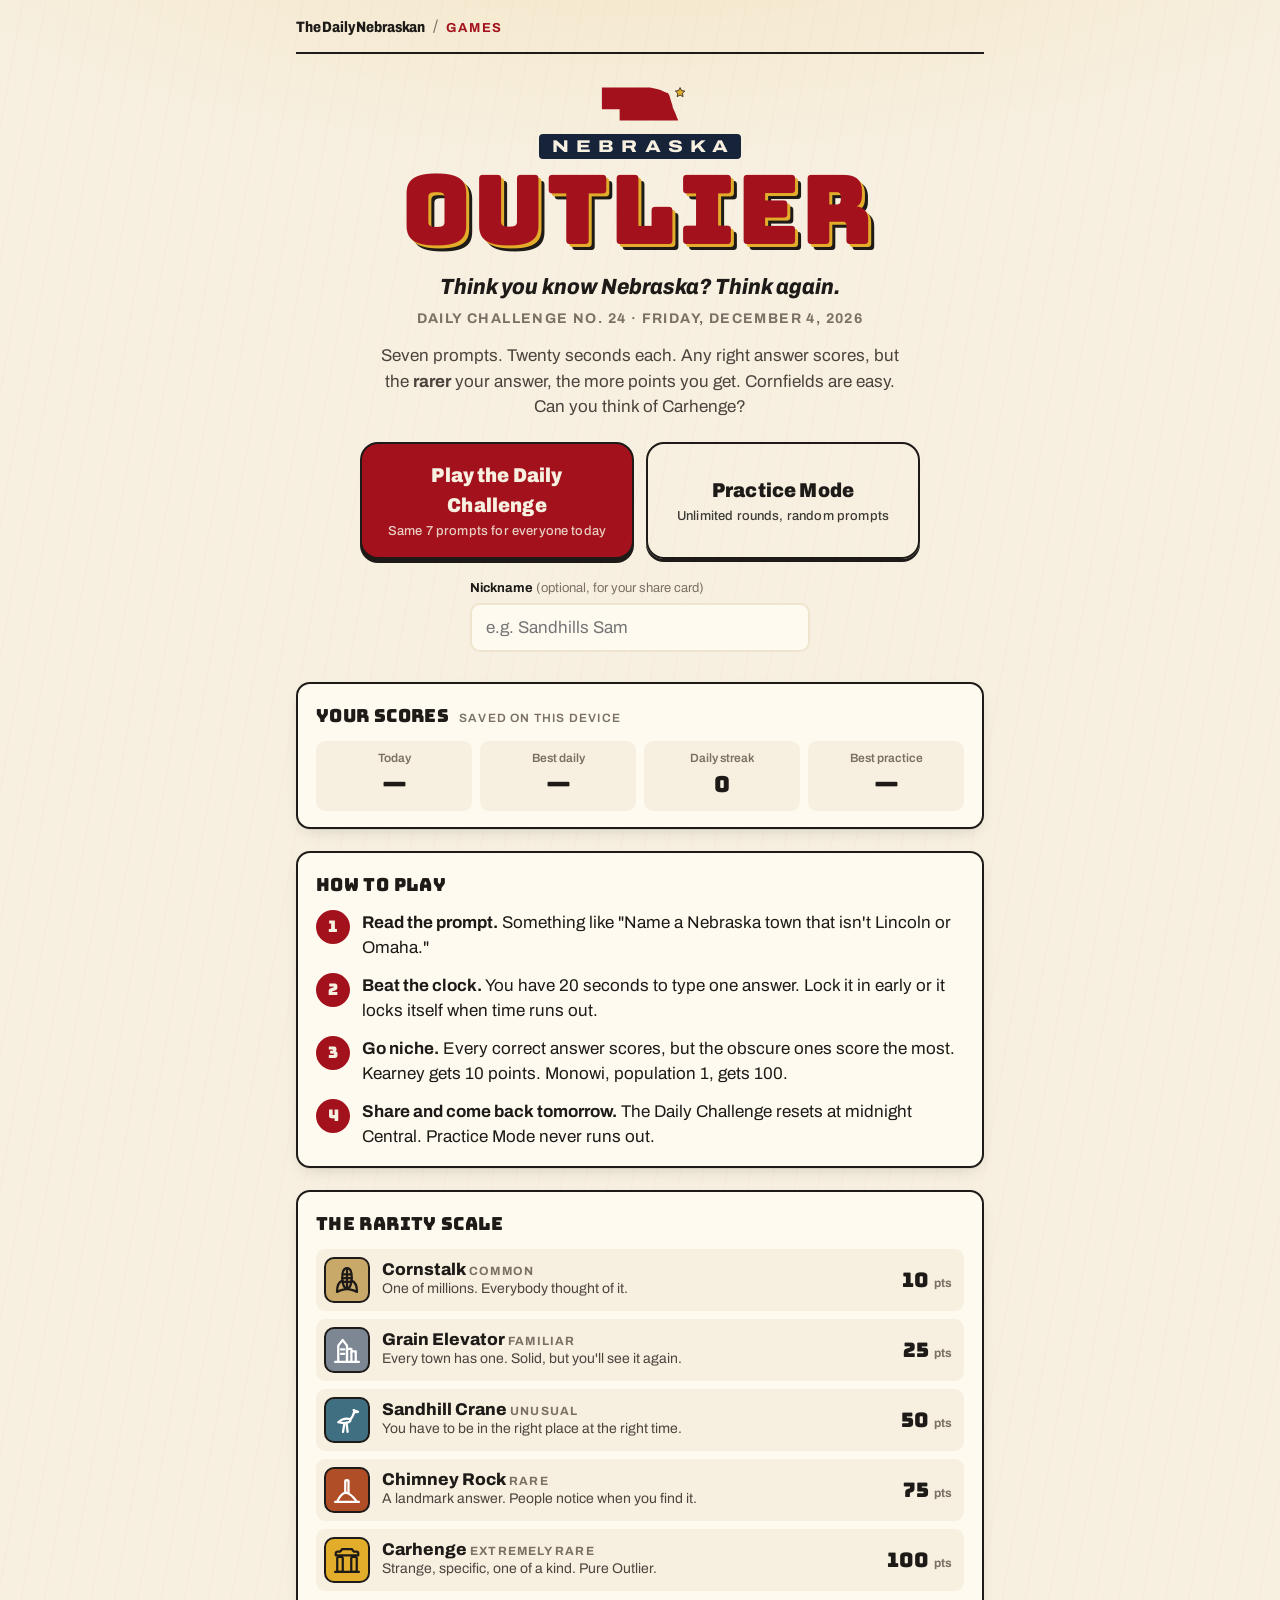
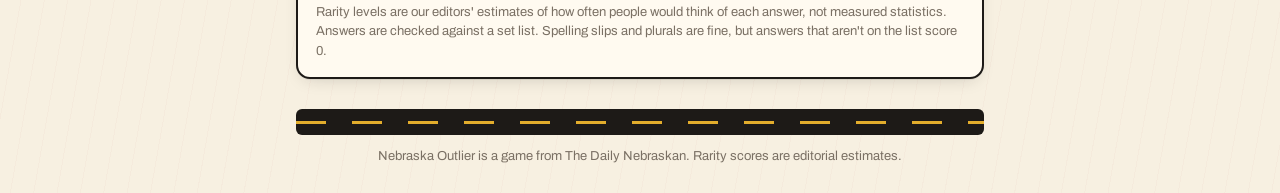
<file: dn krillion/index.html>
<!doctype html>
<html lang="en">
<head>
  <meta charset="utf-8">
  <meta name="viewport" content="width=device-width, initial-scale=1, viewport-fit=cover">
  <title>Nebraska Outlier | The Daily Nebraskan</title>
  <meta name="description" content="Think you know Nebraska? Think again. A daily trivia game where the most unusual right answer wins.">
  <meta name="theme-color" content="#a3121c">
  <meta property="og:title" content="Nebraska Outlier">
  <meta property="og:description" content="Think you know Nebraska? Think again. Seven prompts, twenty seconds each — the rarer your answer, the more you score.">
  <link rel="icon" href="data:image/svg+xml,%3Csvg xmlns='http://www.w3.org/2000/svg' viewBox='0 0 64 64'%3E%3Crect width='64' height='64' rx='14' fill='%23a3121c'/%3E%3Cpath d='M8 20h30c4 1 8 2 11 5 2 3 3 7 4 11 1 4 2 7 3 10v4H20v-9H8z' fill='%23f7f0e1'/%3E%3Ccircle cx='54' cy='14' r='5' fill='%23e3ad2c'/%3E%3C/svg%3E">
  <link rel="preconnect" href="https://fonts.googleapis.com">
  <link rel="preconnect" href="https://fonts.gstatic.com" crossorigin>
  <link href="https://fonts.googleapis.com/css2?family=Archivo:ital,wdth,wght@0,62..125,400..900;1,62..125,400..900&family=Bungee&display=swap" rel="stylesheet">
  <link rel="stylesheet" href="css/style.css">
</head>
<body>
  <!-- Reusable icons -->
  <svg width="0" height="0" style="position:absolute" aria-hidden="true">
    <defs>
      <symbol id="ne-shape" viewBox="0 0 120 58">
        <path d="M2 4H75C82 6 90 6 96 10C100 12 102 12 103 13C105 16 106 20 107 24C108 28 110 31 109.5 33C111 38 114 42 115 46C116 50 118 52 118 54H29V37H2Z"/>
      </symbol>
      <symbol id="ic-common" viewBox="0 0 24 24" fill="none" stroke="currentColor" stroke-width="1.8" stroke-linecap="round" stroke-linejoin="round">
        <path d="M12 2.5c2.4 0 3.8 3.2 3.8 7.6S14.4 19 12 19s-3.8-4.5-3.8-8.9S9.6 2.5 12 2.5z"/>
        <path d="M8.6 7.5h6.8M8.3 10.5h7.4M8.6 13.5h6.8M12 3v15.5"/>
        <path d="M8.4 12.5C5 13.6 4 17 4 21.5c2.6-1.2 5.4-2.4 8-2.2M15.6 12.5c3.4 1.1 4.4 4.5 4.4 9-2.6-1.2-5.4-2.4-8-2.2"/>
      </symbol>
      <symbol id="ic-familiar" viewBox="0 0 24 24" fill="none" stroke="currentColor" stroke-width="1.8" stroke-linecap="round" stroke-linejoin="round">
        <path d="M5 21.5V8.5L8.5 4 12 8.5v13"/>
        <path d="M12 21.5V11h3.5v10.5M15.5 21.5V13H19v8.5"/>
        <path d="M2.5 21.5h19M7.2 11.5h2.6M7.2 15h2.6"/>
      </symbol>
      <symbol id="ic-unusual" viewBox="0 0 24 24" fill="none" stroke="currentColor" stroke-width="1.8" stroke-linecap="round" stroke-linejoin="round">
        <path d="M17.5 4.2l3.3 1.3-3.2.4"/>
        <path d="M17.6 5.8c-.6 2.6-1.4 4.4-3 5.6"/>
        <path d="M14.6 11.4c-2.7-.9-6.5-.4-9.6 2.4 2.6.7 5.6.9 8.2 0 1.3-.5 1.8-1.3 1.4-2.4z"/>
        <path d="M10 14.4l-1.2 7.1M11.6 14.2l.9 7.3"/>
        <circle cx="17.3" cy="4" r=".9" fill="currentColor" stroke="none"/>
      </symbol>
      <symbol id="ic-rare" viewBox="0 0 24 24" fill="none" stroke="currentColor" stroke-width="1.8" stroke-linecap="round" stroke-linejoin="round">
        <path d="M2.5 21.5h19"/>
        <path d="M4 21.5c2.2-4.6 4.6-7.2 7-7.4 2.6.2 5.6 2.8 9 7.4"/>
        <path d="M10.6 14.2V5.2c0-1.4 2.6-1.4 2.6 0v9"/>
      </symbol>
      <symbol id="ic-extreme" viewBox="0 0 24 24" fill="none" stroke="currentColor" stroke-width="1.8" stroke-linecap="round" stroke-linejoin="round">
        <rect x="4.2" y="9.5" width="4.4" height="12" rx="1.2"/>
        <rect x="15.4" y="9.5" width="4.4" height="12" rx="1.2"/>
        <path d="M3 8.2V6.6c0-.8.6-1.4 1.4-1.4h2.2l1.6-2h7.6l1.6 2h2.2c.8 0 1.4.6 1.4 1.4v1.6z"/>
        <path d="M2.5 21.5h19"/>
      </symbol>
      <symbol id="ic-miss" viewBox="0 0 24 24" fill="none" stroke="currentColor" stroke-width="1.6" stroke-linecap="round" stroke-linejoin="round">
        <circle cx="12" cy="12.5" r="7.5"/>
        <path d="M6.5 10c3 1 6.5-1.5 10 .5M6 14.5c4-.8 8 1.5 11.5-.5M9 6.5c-.5 4 1.5 8 .5 12.5M14.5 5.8c1 4-1.2 8.5.2 12.8"/>
        <path d="M2 21.5h4M19 21.5h3"/>
      </symbol>
      <symbol id="ic-share" viewBox="0 0 24 24" fill="none" stroke="currentColor" stroke-width="2" stroke-linecap="round" stroke-linejoin="round">
        <path d="M12 15V3M7.5 7.5L12 3l4.5 4.5"/><path d="M5 12v7.5c0 .8.7 1.5 1.5 1.5h11c.8 0 1.5-.7 1.5-1.5V12"/>
      </symbol>
      <symbol id="ic-image" viewBox="0 0 24 24" fill="none" stroke="currentColor" stroke-width="2" stroke-linecap="round" stroke-linejoin="round">
        <path d="M12 3v11M7.5 9.5L12 14l4.5-4.5"/><path d="M4 17v2.5c0 .8.7 1.5 1.5 1.5h13c.8 0 1.5-.7 1.5-1.5V17"/>
      </symbol>
    </defs>
  </svg>

  <div class="app">
    <header class="masthead">
      <a class="masthead__pub" href="#" data-action="home" aria-label="Nebraska Outlier home">
        <span class="masthead__dn">The Daily Nebraskan</span>
        <span class="masthead__sep" aria-hidden="true">/</span>
        <span class="masthead__games">Games</span>
      </a>
      <div class="masthead__right" id="masthead-right"></div>
    </header>

    <main id="main">
      <!-- ============ HOME ============ -->
      <section class="screen" id="screen-home" aria-labelledby="home-title">
        <div class="hero">
          <h1 class="wordmark" id="home-title" aria-label="Nebraska Outlier">
            <span class="wordmark__mark" aria-hidden="true">
              <svg viewBox="0 0 140 58"><use href="#ne-shape"/><path class="wordmark__star" d="M131 4l2.2 4.6 5 .7-3.6 3.5.9 5-4.5-2.4-4.5 2.4.9-5-3.6-3.5 5-.7z"/></svg>
            </span>
            <span class="wordmark__ne" aria-hidden="true">Nebraska</span>
            <span class="wordmark__out" aria-hidden="true">Outlier</span>
          </h1>
          <p class="tagline">Think you know Nebraska? Think again.</p>
          <p class="hero__date"><span id="home-date"></span></p>
          <p class="hero__pitch">Seven prompts. Twenty seconds each. Any right answer scores, but the <strong>rarer</strong> your answer, the more points you get. Cornfields are easy. Can you think of Carhenge?</p>

          <div class="hero__actions">
            <button class="btn btn--primary btn--xl" id="btn-daily" data-action="daily">
              <span class="btn__label" id="btn-daily-label">Play the Daily Challenge</span>
              <span class="btn__sub" id="btn-daily-sub">Same 7 prompts for everyone today</span>
            </button>
            <button class="btn btn--ghost btn--xl" data-action="practice">
              <span class="btn__label">Practice Mode</span>
              <span class="btn__sub">Unlimited rounds, random prompts</span>
            </button>
          </div>

          <div class="nickname">
            <label for="nickname">Nickname <span class="muted">(optional, for your share card)</span></label>
            <input id="nickname" type="text" maxlength="20" autocomplete="nickname" placeholder="e.g. Sandhills Sam">
          </div>
        </div>

        <section class="panel stats-panel" aria-labelledby="stats-title">
          <h2 id="stats-title" class="panel__title">Your scores <span class="panel__tag">saved on this device</span></h2>
          <dl class="stats" id="home-stats"></dl>
        </section>

        <section class="panel" aria-labelledby="how-title">
          <h2 id="how-title" class="panel__title">How to play</h2>
          <ol class="how">
            <li><span class="how__num">1</span><div><strong>Read the prompt.</strong> Something like "Name a Nebraska town that isn't Lincoln or Omaha."</div></li>
            <li><span class="how__num">2</span><div><strong>Beat the clock.</strong> You have 20 seconds to type one answer. Lock it in early or it locks itself when time runs out.</div></li>
            <li><span class="how__num">3</span><div><strong>Go niche.</strong> Every correct answer scores, but the obscure ones score the most. Kearney gets 10 points. Monowi, population 1, gets 100.</div></li>
            <li><span class="how__num">4</span><div><strong>Share and come back tomorrow.</strong> The Daily Challenge resets at midnight Central. Practice Mode never runs out.</div></li>
          </ol>
        </section>

        <section class="panel" aria-labelledby="rarity-title">
          <h2 id="rarity-title" class="panel__title">The rarity scale</h2>
          <ul class="scale" id="rarity-scale"></ul>
          <p class="fineprint">Rarity levels are our editors' estimates of how often people would think of each answer, not measured statistics. Answers are checked against a set list. Spelling slips and plurals are fine, but answers that aren't on the list score 0.</p>
        </section>
      </section>

      <!-- ============ GAME ============ -->
      <section class="screen" id="screen-game" hidden aria-labelledby="prompt">
        <div class="hud">
          <div class="shield" aria-hidden="true">
            <svg viewBox="0 0 64 68"><path class="shield__body" d="M32 66C15 60 4 48 4 26V10c9 0 18-3 28-8 10 5 19 8 28 8v16c0 22-11 34-28 40z"/><path class="shield__band" d="M4 10c9 0 18-3 28-8 10 5 19 8 28 8v8H4z"/><text x="32" y="15.5" class="shield__top">MILE</text><text x="32" y="48" class="shield__num" id="shield-num">1</text></svg>
          </div>
          <div class="hud__meta">
            <p class="hud__progress" id="hud-progress">Question 1 of 7</p>
            <p class="chip" id="hud-category">Husker Nation</p>
          </div>
          <div class="hud__score">
            <span class="hud__score-label">Score</span>
            <span class="hud__score-num" id="hud-score">0</span>
          </div>
        </div>

        <ol class="dots" id="dots" aria-hidden="true"></ol>

        <div class="timer" id="timer" role="timer" aria-label="Time remaining">
          <div class="timer__track"><div class="timer__fill" id="timer-fill"></div></div>
          <span class="timer__num" id="timer-num" aria-hidden="true">20</span>
        </div>
        <p class="sr-only" aria-live="polite" id="timer-announce"></p>

        <h2 class="prompt" id="prompt" tabindex="-1">Prompt</h2>

        <form class="answer" id="answer-form" autocomplete="off">
          <label for="answer-input" class="sr-only">Your answer</label>
          <input class="answer__input" id="answer-input" type="text" maxlength="80" placeholder="Type your answer…" autocapitalize="off" autocorrect="off" spellcheck="false" enterkeyhint="done">
          <button class="btn btn--primary answer__btn" type="submit" id="lock-btn">Lock it in</button>
        </form>

        <div class="reveal" id="reveal" hidden aria-live="polite">
          <div class="reveal__card" id="reveal-card">
            <div class="reveal__badge"><svg><use id="reveal-icon" href="#ic-common"/></svg></div>
            <div class="reveal__body">
              <p class="reveal__tier"><span id="reveal-name">Cornstalk</span> <span class="reveal__label" id="reveal-label">Common</span></p>
              <p class="reveal__answer" id="reveal-answer"></p>
              <p class="reveal__msg" id="reveal-msg"></p>
            </div>
            <p class="reveal__points" id="reveal-points">+10</p>
          </div>
          <p class="reveal__hint" id="reveal-hint"></p>
          <button class="btn btn--dark btn--wide" id="next-btn" data-action="next">Next question</button>
        </div>

        <div class="game-foot">
          <button class="linkbtn" data-action="quit">Quit round</button>
        </div>
      </section>

      <!-- ============ RESULTS ============ -->
      <section class="screen" id="screen-results" hidden aria-labelledby="results-title">
        <div class="results-hero">
          <p class="results-hero__kicker" id="results-kicker">Daily Challenge</p>
          <p class="results-hero__score"><span id="results-score">0</span><span class="results-hero__max">/700</span></p>
          <h2 class="results-hero__title" id="results-title" tabindex="-1">Certified Cornhusker</h2>
          <p class="results-hero__line" id="results-line"></p>
          <div class="strip" id="results-strip" aria-hidden="true"></div>
        </div>

        <div class="results-actions">
          <button class="btn btn--primary" data-action="share"><svg class="btn__icon"><use href="#ic-share"/></svg>Share your score</button>
          <button class="btn btn--ghost" data-action="save-image"><svg class="btn__icon"><use href="#ic-image"/></svg>Save score image</button>
        </div>

        <p class="next-daily" id="next-daily" hidden></p>

        <section class="panel best" id="best-panel" aria-labelledby="best-title">
          <h3 class="panel__title" id="best-title">Your biggest outlier</h3>
          <div class="best__card" id="best-card"></div>
        </section>

        <section class="panel" aria-labelledby="breakdown-title">
          <h3 class="panel__title" id="breakdown-title">Question by question</h3>
          <ol class="breakdown" id="breakdown"></ol>
        </section>

        <section class="panel" aria-labelledby="cats-title">
          <h3 class="panel__title" id="cats-title">By category</h3>
          <ul class="catbars" id="catbars"></ul>
        </section>

        <div class="results-actions results-actions--bottom">
          <button class="btn btn--dark" data-action="again" id="again-btn">Play again</button>
          <button class="btn btn--ghost" data-action="home">Return to home</button>
        </div>
      </section>
    </main>

    <footer class="footer">
      <div class="footer__road" aria-hidden="true"></div>
      <p>Nebraska Outlier is a game from <span id="footer-pub">The Daily Nebraskan</span>. Rarity scores are editorial estimates.</p>
    </footer>
  </div>

  <dialog class="dialog" id="quit-dialog" aria-labelledby="quit-title">
    <form method="dialog">
      <h2 id="quit-title">Leave this round?</h2>
      <p id="quit-text"></p>
      <div class="dialog__actions">
        <button class="btn btn--ghost" value="cancel">Keep playing</button>
        <button class="btn btn--primary" value="quit">Leave</button>
      </div>
    </form>
  </dialog>

  <div class="toast" id="toast" role="status" aria-live="polite"></div>

  <script src="js/config.js"></script>
  <script src="js/questions.js"></script>
  <script src="js/matcher.js"></script>
  <script src="js/game.js"></script>
</body>
</html>
</file>
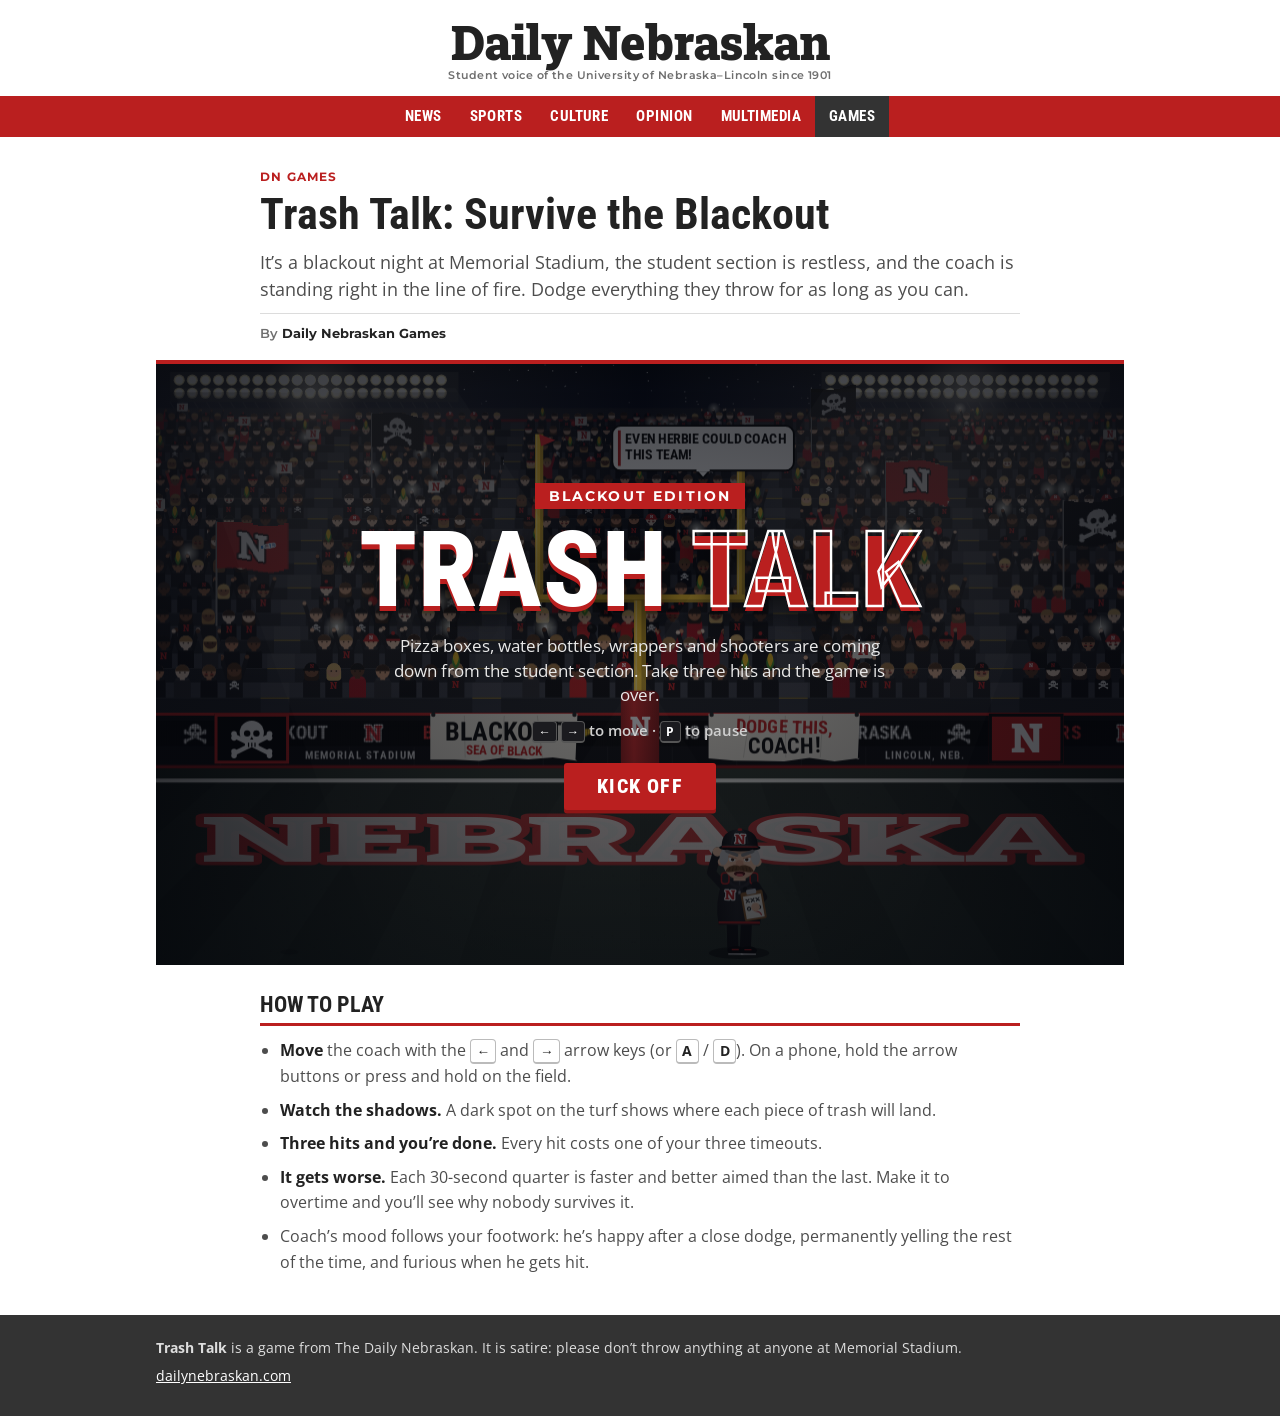
<file: Nebraska Trash Dodger/index.html>
<!doctype html>
<html lang="en">
<head>
  <meta charset="utf-8">
  <meta name="viewport" content="width=device-width, initial-scale=1">
  <title>Trash Talk | The Daily Nebraskan</title>
  <meta name="description" content="Dodge the trash raining down from the Memorial Stadium student section in Trash Talk, a Blackout game from The Daily Nebraskan.">
  <meta name="theme-color" content="#ba1f1f">
  <link rel="preconnect" href="https://fonts.googleapis.com">
  <link rel="preconnect" href="https://fonts.gstatic.com" crossorigin>
  <link href="https://fonts.googleapis.com/css2?family=Montserrat:wght@600;700;800&family=Open+Sans:wght@400;600;700&family=Orbitron:wght@700;900&family=Roboto+Condensed:wght@700;800&family=Roboto+Slab:wght@900&display=swap" rel="stylesheet">
  <link rel="stylesheet" href="css/style.css?v=2">
</head>
<body>
  <header class="dn-header">
    <div class="dn-masthead wrap">
      <a class="dn-wordmark" href="https://www.dailynebraskan.com/">
        <span class="dn-wordmark__name">Daily Nebraskan</span>
        <span class="dn-wordmark__tag">Student voice of the University of Nebraska&ndash;Lincoln since 1901</span>
      </a>
    </div>
    <nav class="dn-nav" aria-label="Daily Nebraskan sections">
      <div class="wrap dn-nav__inner">
        <a href="https://www.dailynebraskan.com/news/">News</a>
        <a href="https://www.dailynebraskan.com/sports/" aria-current="page">Sports</a>
        <a href="https://www.dailynebraskan.com/culture/">Culture</a>
        <a href="https://www.dailynebraskan.com/opinion/">Opinion</a>
        <a href="https://www.dailynebraskan.com/multimedia/">Multimedia</a>
        <a class="dn-nav__games" href="#game">Games</a>
      </div>
    </nav>
  </header>

  <main class="wrap">
    <div class="article-head">
      <a class="kicker" href="#game">DN Games</a>
      <h1 class="headline">Trash Talk: Survive the Blackout</h1>
      <p class="dek">It&rsquo;s a blackout night at Memorial Stadium, the student section is restless, and the coach is standing right in the line of fire. Dodge everything they throw for as long as you can.</p>
      <p class="byline">By <strong>Daily Nebraskan Games</strong></p>
    </div>

    <section class="game" id="game" aria-label="Trash Talk game">
      <div class="stage" id="stage">
        <canvas id="canvas" tabindex="0" aria-label="Memorial Stadium at night. Move the coach left and right to dodge trash thrown from the student section."></canvas>

        <!-- title screen -->
        <div class="overlay overlay--start" id="start">
          <div class="title-card">
            <p class="title-card__eyebrow">Blackout Edition</p>
            <h2 class="title-card__title">Trash <span>Talk</span></h2>
            <p class="title-card__text">Pizza boxes, water bottles, wrappers and shooters are coming down from the student section. Take three hits and the game is over.</p>
            <p class="title-card__keys"><kbd>&larr;</kbd> <kbd>&rarr;</kbd> to move &middot; <kbd>P</kbd> to pause</p>
            <button class="btn btn--red" id="btn-start" type="button">Kick off</button>
            <p class="title-card__best" id="best-line"></p>
          </div>
        </div>

        <!-- pause -->
        <div class="overlay overlay--pause" id="pause" hidden>
          <div class="title-card title-card--small">
            <h2 class="title-card__title">Timeout</h2>
            <p class="title-card__text">The game is paused.</p>
            <button class="btn btn--red" id="btn-resume" type="button">Resume</button>
          </div>
        </div>

        <!-- game over: Memorial Stadium scoreboard -->
        <div class="overlay overlay--over" id="over" hidden>
          <div class="board" role="dialog" aria-labelledby="sb-final" aria-describedby="sb-msg">
            <div class="board__crown">
              <span class="board__n">N</span>
              <span class="board__venue">Memorial Stadium</span>
              <span class="board__n">N</span>
            </div>

            <div class="board__screen">
              <p class="board__final" id="sb-final">FINAL</p>
              <p class="board__msg" id="sb-msg">THE STUDENT SECTION WINS</p>
              <div class="board__stats">
                <div class="stat"><span class="stat__label">Time survived</span><span class="stat__val" id="sb-time">0:00</span></div>
                <div class="stat"><span class="stat__label">Trash dodged</span><span class="stat__val" id="sb-dodged">0</span></div>
                <div class="stat"><span class="stat__label">Best streak</span><span class="stat__val" id="sb-streak">0</span></div>
                <div class="stat"><span class="stat__label">Your best</span><span class="stat__val" id="sb-best">0:00</span></div>
              </div>
            </div>

            <div class="board__line">
              <div class="team team--home">
                <div class="team__name"><span class="team__logo team__logo--n">N</span>Huskers</div>
                <div class="team__score" aria-label="Huskers 10">10</div>
                <div class="team__sub">Nebraska &middot; T.O.L. <span class="dots"><i></i><i></i><i></i></span></div>
              </div>
              <div class="board__mid">
                <div class="mid__cell"><span class="mid__label">QTR</span><span class="mid__val" id="sb-qtr">4</span></div>
                <div class="mid__clock">0:00</div>
                <div class="mid__cell"><span class="mid__label">Down</span><span class="mid__val">4</span><span class="mid__label">To go</span><span class="mid__val">20</span></div>
              </div>
              <div class="team team--away">
                <div class="team__name">Huskies<span class="team__logo team__logo--w">W</span></div>
                <div class="team__score" aria-label="Huskies 17">17</div>
                <div class="team__sub">Washington &middot; T.O.L. <span class="dots"><i class="on"></i><i class="on"></i><i></i></span></div>
              </div>
            </div>

            <button class="btn btn--red board__btn" id="btn-again" type="button">Run it back</button>
          </div>
        </div>
      </div>

      <div class="touch" aria-hidden="false">
        <button class="touch__btn" id="btn-left" type="button" aria-label="Move left">&#9664;</button>
        <span class="touch__hint">Hold to move</span>
        <button class="touch__btn" id="btn-right" type="button" aria-label="Move right">&#9654;</button>
      </div>
    </section>

    <section class="howto">
      <h2 class="section-label">How to play</h2>
      <ul>
        <li><strong>Move</strong> the coach with the <kbd>&larr;</kbd> and <kbd>&rarr;</kbd> arrow keys (or <kbd>A</kbd> / <kbd>D</kbd>). On a phone, hold the arrow buttons or press and hold on the field.</li>
        <li><strong>Watch the shadows.</strong> A dark spot on the turf shows where each piece of trash will land.</li>
        <li><strong>Three hits and you&rsquo;re done.</strong> Every hit costs one of your three timeouts.</li>
        <li><strong>It gets worse.</strong> Each 30-second quarter is faster and better aimed than the last. Make it to overtime and you&rsquo;ll see why nobody survives it.</li>
        <li>Coach&rsquo;s mood follows your footwork: he&rsquo;s happy after a close dodge, permanently yelling the rest of the time, and furious when he gets hit.</li>
      </ul>
    </section>
  </main>

  <footer class="dn-footer">
    <div class="wrap">
      <p><strong>Trash Talk</strong> is a game from The Daily Nebraskan. It is satire: please don&rsquo;t throw anything at anyone at Memorial Stadium.</p>
      <p><a href="https://www.dailynebraskan.com/">dailynebraskan.com</a></p>
    </div>
  </footer>

  <script src="js/scene.js?v=2"></script>
  <script src="js/coach.js?v=2"></script>
  <script src="js/trash.js?v=2"></script>
  <script src="js/heckles.js?v=2"></script>
  <script src="js/game.js?v=2"></script>
</body>
</html>
</file>
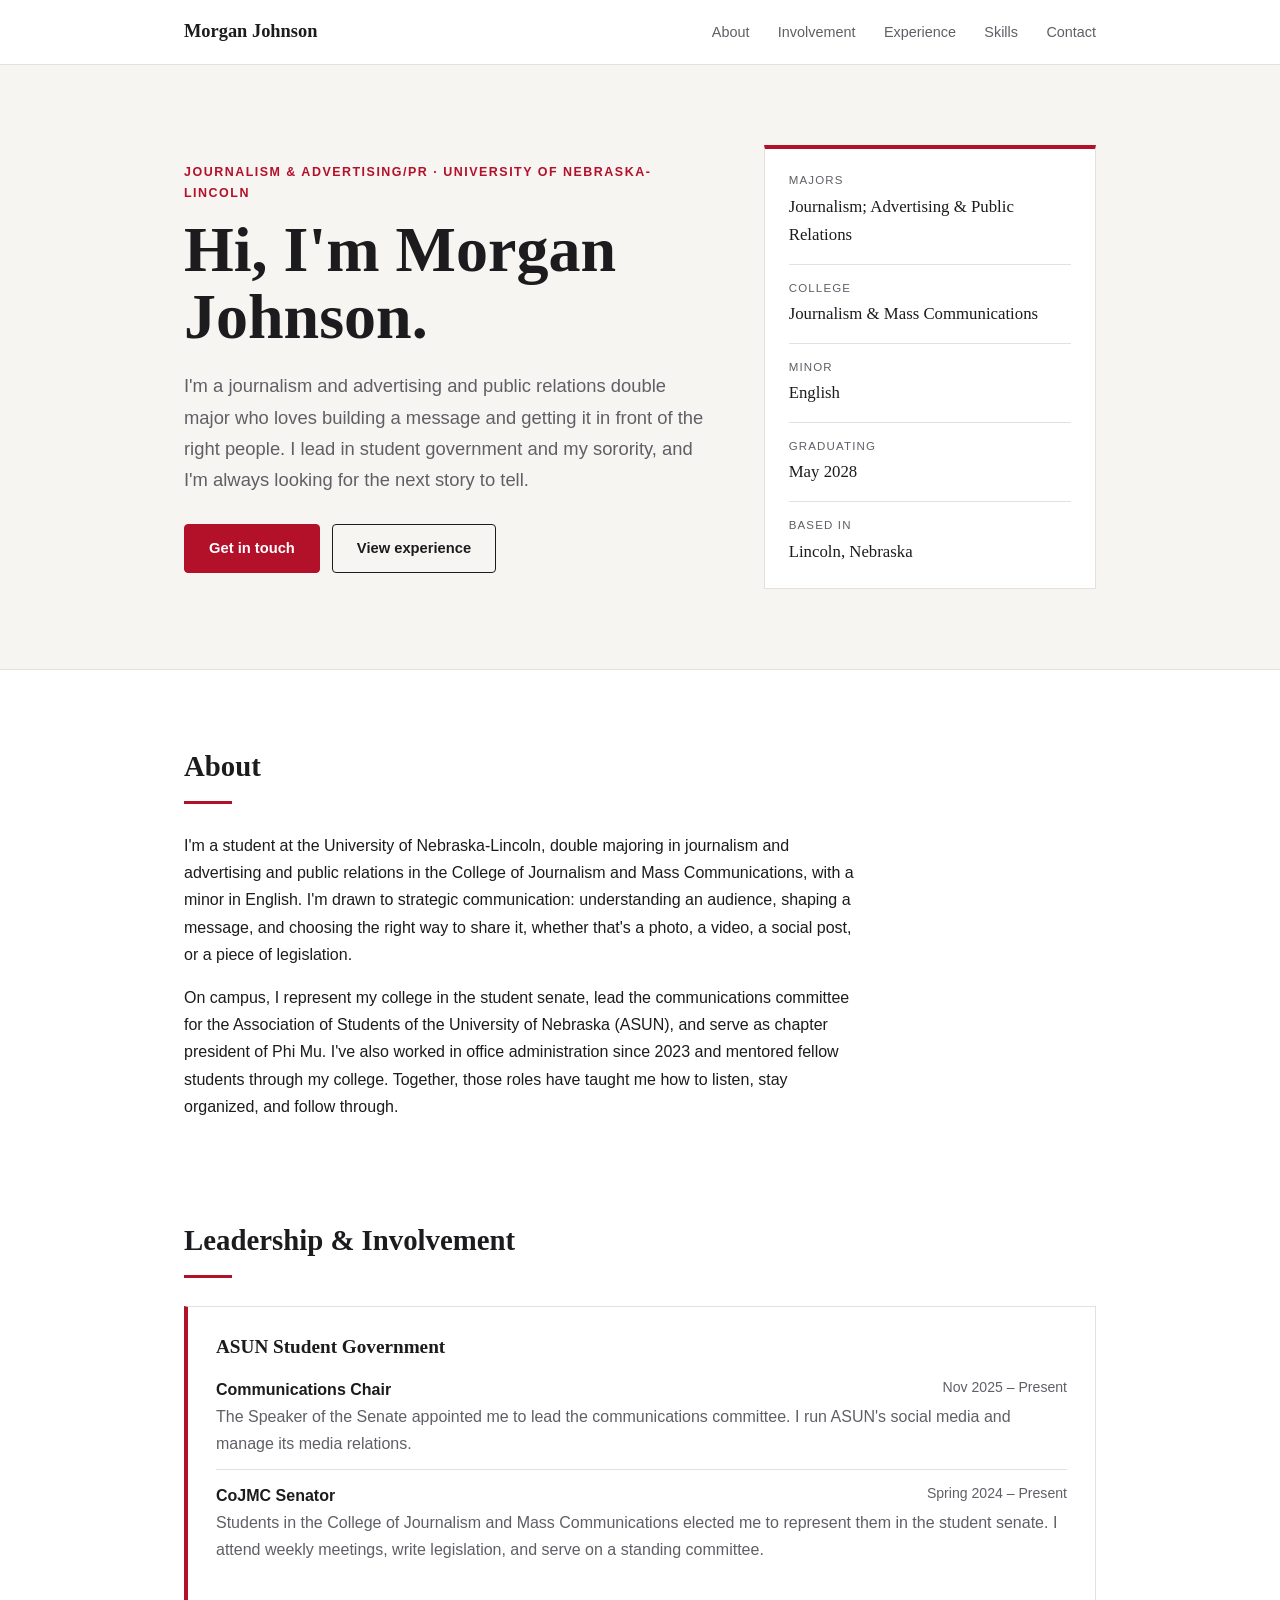
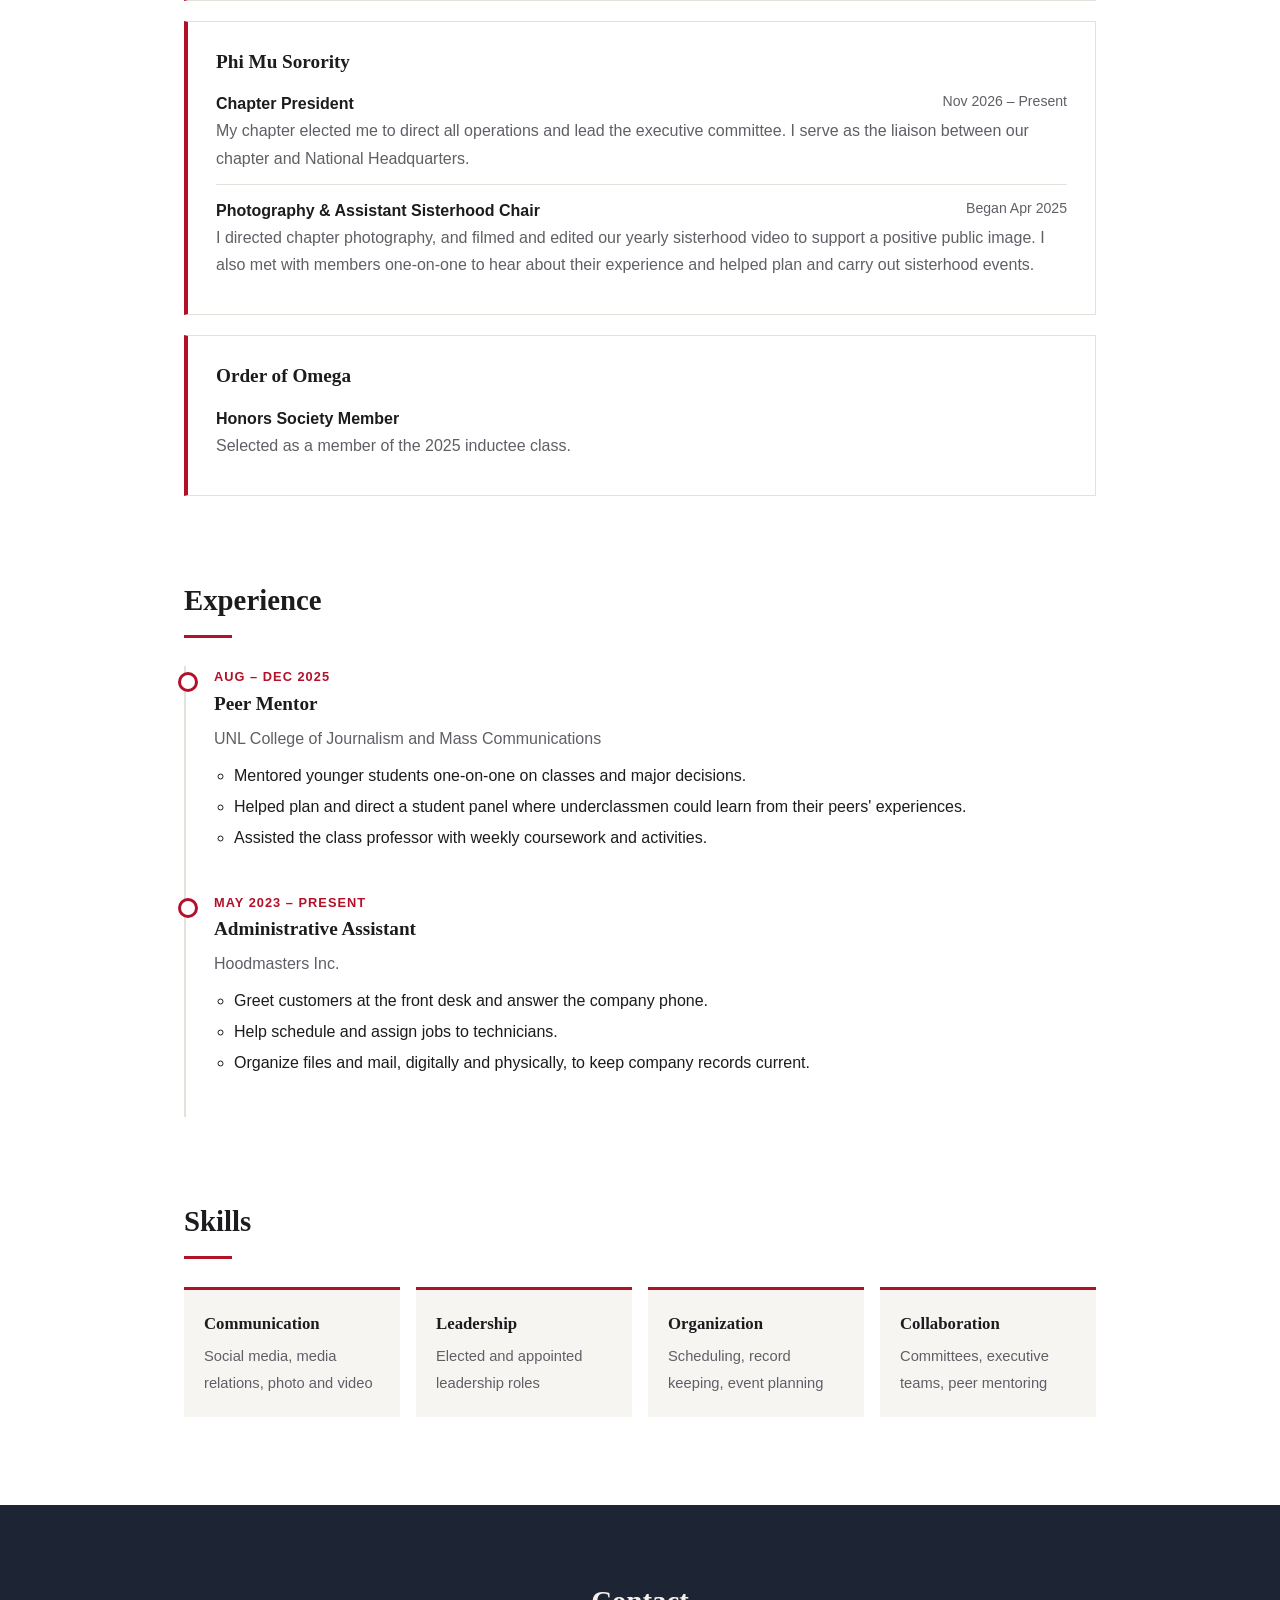
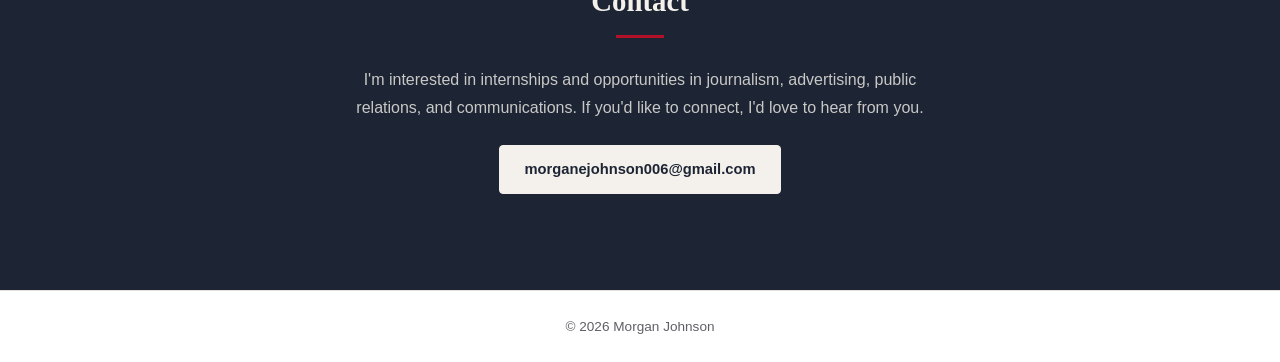
<file: about.html>
<!DOCTYPE html>
<html lang="en">
<head>
  <meta charset="UTF-8">
  <meta name="viewport" content="width=device-width, initial-scale=1">
  <title>About | Morgan Johnson</title>
  <meta name="description" content="Morgan Johnson is a journalism and advertising and public relations major at the University of Nebraska-Lincoln, student leader, and communicator.">
  <style>
:root {
  --bg: #ffffff;
  --surface: #f7f5f2;
  --text: #1c1c1e;
  --muted: #5f5f66;
  --accent: #b3102a;
  --ink: #1d2433;
  --on-ink: #f4f1ec;
  --border: #e4e0da;
  --serif: Georgia, "Times New Roman", serif;
  --sans: -apple-system, BlinkMacSystemFont, "Segoe UI", Helvetica, Arial, sans-serif;
}

@media (prefers-color-scheme: dark) {
  :root {
    --bg: #14161b;
    --surface: #1c1f26;
    --text: #eceae6;
    --muted: #a5a7b0;
    --accent: #ff7c8f;
    --ink: #0e1015;
    --on-ink: #eceae6;
    --border: #2d313b;
  }
}

* { box-sizing: border-box; }
html { scroll-behavior: smooth; scroll-padding-top: 72px; }

body {
  margin: 0;
  background: var(--bg);
  color: var(--text);
  font-family: var(--sans);
  font-size: 1rem;
  line-height: 1.7;
}

.wrap { max-width: 960px; margin: 0 auto; padding: 0 24px; }

/* Header */
.site-header {
  position: sticky;
  top: 0;
  z-index: 10;
  background: var(--bg);
  border-bottom: 1px solid var(--border);
}
.bar { display: flex; justify-content: space-between; align-items: center; height: 64px; }
.brand { font-family: var(--serif); font-size: 1.15rem; font-weight: 700; color: var(--text); text-decoration: none; }
nav a { margin-left: 24px; color: var(--muted); text-decoration: none; font-size: .9rem; font-weight: 500; }
nav a:hover { color: var(--accent); }

/* Hero */
.hero { background: var(--surface); border-bottom: 1px solid var(--border); padding: 80px 0; }
.hero-grid { display: grid; grid-template-columns: 1.6fr 1fr; gap: 48px; align-items: center; }
.eyebrow { margin: 0 0 12px; color: var(--accent); font-size: .78rem; font-weight: 600; letter-spacing: .12em; text-transform: uppercase; }
h1 { font-family: var(--serif); font-size: clamp(2.6rem, 7vw, 4rem); line-height: 1.05; margin: 0 0 20px; font-weight: 700; }
.lead { font-size: 1.15rem; color: var(--muted); max-width: 34em; margin: 0 0 28px; }
.actions { display: flex; flex-wrap: wrap; gap: 12px; margin: 0; }

.button {
  display: inline-block;
  padding: 11px 24px;
  background: var(--accent);
  color: #fff;
  border: 1px solid var(--accent);
  border-radius: 4px;
  font-size: .92rem;
  font-weight: 600;
  text-decoration: none;
}
.button:hover { opacity: .9; }
.button.ghost { background: transparent; color: var(--text); border-color: var(--text); }
.button.light { background: var(--on-ink); color: var(--ink); border-color: var(--on-ink); }

.facts { background: var(--bg); border: 1px solid var(--border); border-top: 4px solid var(--accent); padding: 8px 24px; }
.facts dl { margin: 0; }
.facts div { padding: 14px 0; border-bottom: 1px solid var(--border); }
.facts div:last-child { border-bottom: 0; }
.facts dt { font-size: .72rem; letter-spacing: .1em; text-transform: uppercase; color: var(--muted); }
.facts dd { margin: 2px 0 0; font-family: var(--serif); font-size: 1.05rem; }

/* Sections */
section.wrap { padding-top: 72px; padding-bottom: 8px; }
h2 { font-family: var(--serif); font-size: 1.8rem; margin: 0 0 28px; }
h2::after { content: ""; display: block; width: 48px; height: 3px; background: var(--accent); margin-top: 10px; }
h3 { font-family: var(--serif); font-size: 1.2rem; margin: 0 0 4px; }

.prose { max-width: 42em; }
.prose p { margin: 0 0 1em; }

/* Cards */
.cards { display: grid; gap: 20px; }
.card { border: 1px solid var(--border); border-left: 4px solid var(--accent); padding: 24px 28px; background: var(--bg); }
.card h3 { margin-bottom: 12px; }
.roles { list-style: none; padding: 0; margin: 0; }
.roles li { padding: 12px 0; border-top: 1px solid var(--border); }
.roles li:first-child { border-top: 0; padding-top: 0; }
.roles p { margin: 0; color: var(--muted); }
.roles .role { color: var(--text); font-weight: 600; display: flex; justify-content: space-between; flex-wrap: wrap; gap: 4px 16px; }
.roles .role span { color: var(--muted); font-weight: 400; font-size: .88rem; }

/* Timeline */
.timeline { list-style: none; margin: 0; padding: 0 0 0 28px; border-left: 2px solid var(--border); }
.timeline > li { position: relative; padding-bottom: 36px; }
.timeline > li::before {
  content: "";
  position: absolute;
  left: -36px;
  top: 6px;
  width: 14px;
  height: 14px;
  background: var(--bg);
  border: 3px solid var(--accent);
  border-radius: 50%;
}
.meta { margin: 0; color: var(--accent); font-size: .8rem; font-weight: 600; letter-spacing: .08em; text-transform: uppercase; }
.org { margin: 0 0 10px; color: var(--muted); }
.timeline ul { margin: 0; padding-left: 20px; }
.timeline ul li { margin-bottom: 4px; }

/* Skills */
.skills { list-style: none; margin: 0; padding: 0; display: grid; grid-template-columns: repeat(auto-fit, minmax(210px, 1fr)); gap: 16px; }
.skills li { background: var(--surface); padding: 20px; border-top: 3px solid var(--accent); }
.skills strong { display: block; font-family: var(--serif); font-size: 1.05rem; margin-bottom: 4px; }
.skills span { color: var(--muted); font-size: .92rem; }

/* Contact */
.contact { background: var(--ink); color: var(--on-ink); margin-top: 80px; padding: 72px 0; text-align: center; }
.contact h2::after { margin-left: auto; margin-right: auto; }
.contact p { max-width: 36em; margin: 0 auto 24px; color: rgba(244, 241, 236, .8); }

footer { padding: 24px 0; text-align: center; color: var(--muted); font-size: .85rem; border-top: 1px solid var(--border); }
footer p { margin: 0; }

/* Responsive */
@media (max-width: 760px) {
  .hero { padding: 48px 0; }
  .hero-grid { grid-template-columns: 1fr; gap: 32px; }
  .bar { height: auto; padding: 12px 24px; flex-direction: column; gap: 4px; }
  nav a { margin: 0 8px; }
  html { scroll-padding-top: 100px; }
  section.wrap { padding-top: 48px; }
}
  </style>
</head>
<body>
  <header class="site-header">
    <div class="wrap bar">
      <a class="brand" href="#top">Morgan Johnson</a>
      <nav aria-label="Primary">
        <a href="#about">About</a>
        <a href="#involvement">Involvement</a>
        <a href="#experience">Experience</a>
        <a href="#skills">Skills</a>
        <a href="#contact">Contact</a>
      </nav>
    </div>
  </header>

  <main id="top">
    <section class="hero">
      <div class="wrap hero-grid">
        <div>
          <p class="eyebrow">Journalism &amp; Advertising/PR &middot; University of Nebraska-Lincoln</p>
          <h1>Hi, I'm Morgan Johnson.</h1>
          <p class="lead">I'm a journalism and advertising and public relations double major who loves building a message and getting it in front of the right people. I lead in student government and my sorority, and I'm always looking for the next story to tell.</p>
          <p class="actions">
            <a class="button" href="#contact">Get in touch</a>
            <a class="button ghost" href="#experience">View experience</a>
          </p>
        </div>
        <aside class="facts" aria-label="At a glance">
          <dl>
            <div><dt>Majors</dt><dd>Journalism; Advertising &amp; Public Relations</dd></div>
            <div><dt>College</dt><dd>Journalism &amp; Mass Communications</dd></div>
            <div><dt>Minor</dt><dd>English</dd></div>
            <div><dt>Graduating</dt><dd>May 2028</dd></div>
            <div><dt>Based in</dt><dd>Lincoln, Nebraska</dd></div>
          </dl>
        </aside>
      </div>
    </section>

    <section id="about" class="wrap">
      <h2>About</h2>
      <div class="prose">
        <p>I'm a student at the University of Nebraska-Lincoln, double majoring in journalism and advertising and public relations in the College of Journalism and Mass Communications, with a minor in English. I'm drawn to strategic communication: understanding an audience, shaping a message, and choosing the right way to share it, whether that's a photo, a video, a social post, or a piece of legislation.</p>
        <p>On campus, I represent my college in the student senate, lead the communications committee for the Association of Students of the University of Nebraska (ASUN), and serve as chapter president of Phi Mu. I've also worked in office administration since 2023 and mentored fellow students through my college. Together, those roles have taught me how to listen, stay organized, and follow through.</p>
      </div>
    </section>

    <section id="involvement" class="wrap">
      <h2>Leadership &amp; Involvement</h2>
      <div class="cards">
        <article class="card">
          <h3>ASUN Student Government</h3>
          <ul class="roles">
            <li>
              <p class="role">Communications Chair <span>Nov 2025 &ndash; Present</span></p>
              <p>The Speaker of the Senate appointed me to lead the communications committee. I run ASUN's social media and manage its media relations.</p>
            </li>
            <li>
              <p class="role">CoJMC Senator <span>Spring 2024 &ndash; Present</span></p>
              <p>Students in the College of Journalism and Mass Communications elected me to represent them in the student senate. I attend weekly meetings, write legislation, and serve on a standing committee.</p>
            </li>
          </ul>
        </article>

        <article class="card">
          <h3>Phi Mu Sorority</h3>
          <ul class="roles">
            <li>
              <p class="role">Chapter President <span>Nov 2026 &ndash; Present</span></p>
              <p>My chapter elected me to direct all operations and lead the executive committee. I serve as the liaison between our chapter and National Headquarters.</p>
            </li>
            <li>
              <p class="role">Photography &amp; Assistant Sisterhood Chair <span>Began Apr 2025</span></p>
              <p>I directed chapter photography, and filmed and edited our yearly sisterhood video to support a positive public image. I also met with members one-on-one to hear about their experience and helped plan and carry out sisterhood events.</p>
            </li>
          </ul>
        </article>

        <article class="card">
          <h3>Order of Omega</h3>
          <ul class="roles">
            <li>
              <p class="role">Honors Society Member</p>
              <p>Selected as a member of the 2025 inductee class.</p>
            </li>
          </ul>
        </article>
      </div>
    </section>

    <section id="experience" class="wrap">
      <h2>Experience</h2>
      <ol class="timeline">
        <li>
          <p class="meta">Aug &ndash; Dec 2025</p>
          <h3>Peer Mentor</h3>
          <p class="org">UNL College of Journalism and Mass Communications</p>
          <ul>
            <li>Mentored younger students one-on-one on classes and major decisions.</li>
            <li>Helped plan and direct a student panel where underclassmen could learn from their peers' experiences.</li>
            <li>Assisted the class professor with weekly coursework and activities.</li>
          </ul>
        </li>
        <li>
          <p class="meta">May 2023 &ndash; Present</p>
          <h3>Administrative Assistant</h3>
          <p class="org">Hoodmasters Inc.</p>
          <ul>
            <li>Greet customers at the front desk and answer the company phone.</li>
            <li>Help schedule and assign jobs to technicians.</li>
            <li>Organize files and mail, digitally and physically, to keep company records current.</li>
          </ul>
        </li>
      </ol>
    </section>

    <section id="skills" class="wrap">
      <h2>Skills</h2>
      <ul class="skills">
        <li><strong>Communication</strong><span>Social media, media relations, photo and video</span></li>
        <li><strong>Leadership</strong><span>Elected and appointed leadership roles</span></li>
        <li><strong>Organization</strong><span>Scheduling, record keeping, event planning</span></li>
        <li><strong>Collaboration</strong><span>Committees, executive teams, peer mentoring</span></li>
      </ul>
    </section>

    <section id="contact" class="contact">
      <div class="wrap">
        <h2>Contact</h2>
        <p>I'm interested in internships and opportunities in journalism, advertising, public relations, and communications. If you'd like to connect, I'd love to hear from you.</p>
        <p><a class="button light" href="mailto:morganejohnson006@gmail.com">morganejohnson006@gmail.com</a></p>
      </div>
    </section>
  </main>

  <footer>
    <div class="wrap">
      <p>&copy; 2026 Morgan Johnson</p>
    </div>
  </footer>
</body>
</html>
</file>
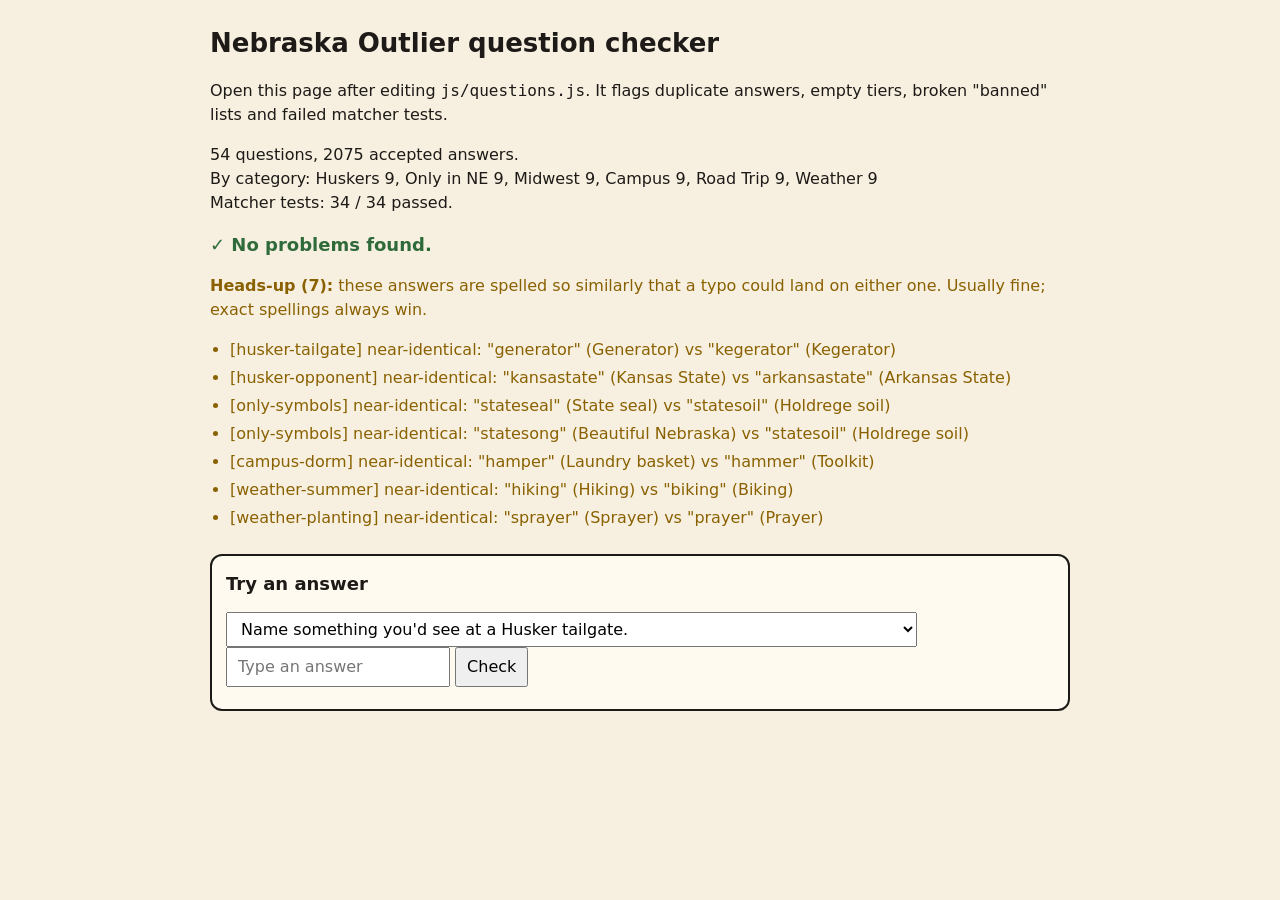
<file: dn krillion/tests/test.html>
<!doctype html>
<html lang="en">
<head>
  <meta charset="utf-8">
  <meta name="viewport" content="width=device-width, initial-scale=1">
  <title>Outlier Question Checker</title>
  <style>
    :root { --bg: #f7f0e1; --ink: #1d1a17; --ok: #2f6b3a; --bad: #a3121c; --warn: #8a6100; }
    body { margin: 0; background: var(--bg); color: var(--ink); font: 16px/1.5 system-ui, -apple-system, Segoe UI, Roboto, sans-serif; }
    main { max-width: 860px; margin: 0 auto; padding: 24px 16px 48px; }
    h1 { margin: 0 0 4px; font-size: 26px; }
    .sum { font-size: 18px; font-weight: 700; margin: 16px 0; }
    .ok { color: var(--ok); } .bad { color: var(--bad); } .warn { color: var(--warn); }
    ul { padding-left: 20px; } li { margin: 4px 0; overflow-wrap: anywhere; }
    .try { background: #fffaf0; border: 2px solid var(--ink); border-radius: 12px; padding: 14px; margin-top: 24px; }
    select, input, button { font: inherit; padding: 6px 10px; max-width: 100%; }
    #tryOut { font-weight: 700; margin-top: 8px; }
  </style>
</head>
<body>
<main>
  <h1>Nebraska Outlier question checker</h1>
  <p>Open this page after editing <code>js/questions.js</code>. It flags duplicate answers, empty tiers, broken "banned" lists and failed matcher tests.</p>
  <div id="out">Running…</div>

  <section class="try">
    <h2 style="margin-top:0;font-size:18px">Try an answer</h2>
    <select id="tryQ"></select>
    <input id="tryA" placeholder="Type an answer" autocomplete="off">
    <button id="tryBtn">Check</button>
    <div id="tryOut"></div>
  </section>
</main>
<script src="../js/config.js"></script>
<script src="../js/questions.js"></script>
<script src="../js/matcher.js"></script>
<script src="checks.js"></script>
<script>
  var r = runOutlierChecks(window.NO_QUESTIONS, window.NO_TIERS, window.NO_CATEGORIES, window.NOMatcher);
  function list(items, cls) { return "<ul class='" + cls + "'>" + items.map(function (x) { var d = document.createElement("div"); d.textContent = x; return "<li>" + d.innerHTML + "</li>"; }).join("") + "</ul>"; }
  var html = "<p>" + r.questions + " questions, " + r.answers + " accepted answers.<br>By category: " + r.perCategory + "<br>Matcher tests: " + r.passed + " / " + r.tests + " passed.</p>";
  html += r.errors.length ? "<p class='sum bad'>✗ " + r.errors.length + " problem(s) to fix:</p>" + list(r.errors, "bad") : "<p class='sum ok'>✓ No problems found.</p>";
  if (r.warnings.length) html += "<p class='warn'><strong>Heads-up (" + r.warnings.length + "):</strong> these answers are spelled so similarly that a typo could land on either one. Usually fine; exact spellings always win.</p>" + list(r.warnings, "warn");
  document.getElementById("out").innerHTML = html;

  var sel = document.getElementById("tryQ");
  window.NO_QUESTIONS.forEach(function (q, i) { var o = document.createElement("option"); o.value = i; o.textContent = q.prompt; sel.appendChild(o); });
  function check() {
    var q = window.NO_QUESTIONS[sel.value], m = window.NOMatcher.match(document.getElementById("tryA").value, q, window.NO_TIERS);
    var out = document.getElementById("tryOut");
    if (m.status === "match") out.textContent = "✓ " + m.entry.display + " (" + window.NO_TIERS[m.entry.tier].name + " / " + window.NO_TIERS[m.entry.tier].label + ", " + m.entry.points + " pts)" + (m.how === "typo" ? " via typo tolerance" : "");
    else out.textContent = { banned: "Ruled out by the prompt (0 pts)", empty: "Empty answer", miss: "Not on the list (0 pts)" }[m.status];
  }
  document.getElementById("tryBtn").onclick = check;
  document.getElementById("tryA").onkeydown = function (e) { if (e.key === "Enter") check(); };
</script>
</body>
</html>
</file>
<file: dn krillion/css/style.css>
/* =====================================================================
   NEBRASKA OUTLIER — STYLES
   Colors live in :root below. Change them there.
   ===================================================================== */
:root {
  --red: #a3121c;          /* deep Nebraska red */
  --red-bright: #c8102e;
  --red-dark: #7a0c14;
  --cream: #f7f0e1;        /* page */
  --cream-2: #efe5cf;      /* panels/borders */
  --paper: #fffaf0;        /* cards */
  --gold: #e3ad2c;
  --gold-dark: #b7861a;
  --ink: #1d1a17;          /* charcoal text */
  --ink-2: #4a443d;
  --muted: #7a7064;
  --navy: #172338;

  /* rarity tier colors */
  --t-common: #c9a96a;
  --t-familiar: #7d8794;
  --t-unusual: #3f6f80;
  --t-rare: #b04f27;
  --t-extreme: #e3ad2c;
  --t-miss: #cfc6b4;

  --radius: 14px;
  --radius-sm: 9px;
  --shadow: 0 1px 0 rgba(29, 26, 23, .06), 0 6px 18px -8px rgba(29, 26, 23, .22);
  --display: "Bungee", "Arial Black", Impact, system-ui, sans-serif;
  --body: "Archivo", system-ui, -apple-system, "Segoe UI", Roboto, Helvetica, Arial, sans-serif;
  color-scheme: light;
}

*, *::before, *::after { box-sizing: border-box; }
html { -webkit-text-size-adjust: 100%; }
body {
  margin: 0;
  background-color: var(--cream);
  background-image:
    radial-gradient(1200px 420px at 50% -120px, rgba(227, 173, 44, .16), transparent 70%),
    repeating-linear-gradient(100deg, transparent 0 22px, rgba(163, 18, 28, .025) 22px 23px);
  color: var(--ink);
  font-family: var(--body);
  font-size: 17px;
  line-height: 1.5;
  min-height: 100vh;
}
button, input { font: inherit; color: inherit; }
[hidden] { display: none !important; }
.sr-only { position: absolute; width: 1px; height: 1px; overflow: hidden; clip: rect(0 0 0 0); white-space: nowrap; }
.muted { color: var(--muted); font-weight: 400; }
:focus-visible { outline: 3px solid var(--gold); outline-offset: 2px; border-radius: 6px; }

.app { max-width: 720px; margin: 0 auto; padding: 0 16px; padding-bottom: env(safe-area-inset-bottom); }

/* ---------- masthead ---------- */
.masthead {
  display: flex; align-items: center; justify-content: space-between; gap: 12px;
  padding: 14px 0 12px; border-bottom: 2px solid var(--ink);
}
.masthead__pub { display: flex; align-items: baseline; gap: 8px; text-decoration: none; color: var(--ink); }
.masthead__dn { font-weight: 800; font-stretch: 85%; letter-spacing: -.01em; font-size: 15px; }
.masthead__sep { color: var(--muted); }
.masthead__games { font-size: 13px; text-transform: uppercase; letter-spacing: .14em; font-weight: 700; color: var(--red); }
.masthead__right { font-family: var(--display); font-size: 14px; color: var(--red); letter-spacing: .02em; }

/* ---------- buttons ---------- */
.btn {
  appearance: none; border: 2px solid var(--ink); border-radius: 999px; cursor: pointer;
  display: inline-flex; align-items: center; justify-content: center; gap: 8px;
  padding: 12px 22px; font-weight: 800; font-size: 16px; letter-spacing: .01em;
  background: var(--paper); color: var(--ink);
  box-shadow: 0 3px 0 var(--ink);
  transition: transform .08s ease, box-shadow .08s ease, background .15s ease;
  -webkit-tap-highlight-color: transparent;
}
.btn:hover { transform: translateY(-1px); box-shadow: 0 4px 0 var(--ink); }
.btn:active { transform: translateY(2px); box-shadow: 0 1px 0 var(--ink); }
.btn:disabled { opacity: .5; cursor: not-allowed; transform: none; box-shadow: 0 3px 0 var(--ink); }
.btn--primary { background: var(--red); color: var(--cream); border-color: var(--ink); }
.btn--primary:hover { background: var(--red-bright); }
.btn--dark { background: var(--ink); color: var(--cream); }
.btn--ghost { background: transparent; }
.btn--ghost:hover { background: var(--paper); }
.btn--wide { width: 100%; }
.btn--xl { flex-direction: column; gap: 2px; padding: 16px 22px; border-radius: 18px; width: 100%; }
.btn--xl .btn__label { font-size: 20px; font-weight: 900; font-stretch: 90%; }
.btn--xl .btn__sub { font-size: 13px; font-weight: 500; opacity: .85; }
.btn__icon { width: 19px; height: 19px; flex: none; }
.linkbtn { background: none; border: 0; padding: 6px 2px; color: var(--muted); text-decoration: underline; text-underline-offset: 3px; cursor: pointer; font-size: 14px; }
.linkbtn:hover { color: var(--ink); }

/* ---------- home ---------- */
.hero { text-align: center; padding: 30px 0 8px; }
.wordmark { margin: 0 auto; display: grid; justify-items: center; line-height: .9; font-weight: 400; }
.wordmark__mark svg { width: 92px; height: 40px; display: block; margin: 0 auto 10px; }
.wordmark__mark use { fill: var(--red); }
.wordmark__star { fill: var(--gold); stroke: var(--ink); stroke-width: 1.2; stroke-linejoin: round; transform-origin: 131px 11px; animation: twinkle 3.4s ease-in-out infinite; }
.wordmark__ne {
  font-family: var(--body); font-weight: 800; font-stretch: 125%; text-transform: uppercase;
  letter-spacing: .42em; font-size: clamp(13px, 3.6vw, 17px); color: var(--cream);
  background: var(--navy); padding: 5px 6px 5px calc(6px + .42em); border-radius: 4px; margin-bottom: 8px;
}
.wordmark__out {
  font-family: var(--display); font-size: clamp(48px, 15vw, 96px); color: var(--red); letter-spacing: .01em;
  text-shadow: 3px 3px 0 var(--gold), 6px 6px 0 var(--ink);
  padding-right: 6px;
}
@keyframes twinkle { 0%, 100% { transform: rotate(0) scale(1); } 50% { transform: rotate(18deg) scale(1.14); } }

.tagline { font-weight: 800; font-style: italic; font-stretch: 90%; font-size: clamp(18px, 4.6vw, 22px); margin: 18px 0 4px; }
.hero__date { margin: 0 0 14px; color: var(--muted); font-size: 14px; text-transform: uppercase; letter-spacing: .1em; font-weight: 700; }
.hero__pitch { max-width: 520px; margin: 0 auto 22px; color: var(--ink-2); }
.hero__actions { display: grid; gap: 12px; grid-template-columns: 1fr 1fr; max-width: 560px; margin: 0 auto; }
.hero__actions .btn--primary { box-shadow: 0 4px 0 var(--ink); }
.btn--done { background: var(--navy); color: var(--cream); }
.btn--done:hover { background: #22324f; }

.nickname { max-width: 340px; margin: 20px auto 0; text-align: left; }
.nickname label { display: block; font-size: 13px; font-weight: 700; margin-bottom: 4px; }
.nickname input {
  width: 100%; padding: 10px 14px; border: 2px solid var(--cream-2); border-radius: 10px; background: var(--paper);
}
.nickname input:focus { border-color: var(--ink); outline: none; }

/* panels */
.panel {
  background: var(--paper); border: 2px solid var(--ink); border-radius: var(--radius);
  padding: 18px 18px 16px; margin: 22px 0; box-shadow: var(--shadow);
}
.panel__title {
  margin: 0 0 12px; font-family: var(--display); font-weight: 400; font-size: 18px; letter-spacing: .02em;
  display: flex; flex-wrap: wrap; align-items: baseline; gap: 4px 10px;
}
.panel__tag { font-family: var(--body); font-size: 12px; font-weight: 600; text-transform: uppercase; letter-spacing: .1em; color: var(--muted); }

.stats { display: grid; grid-template-columns: repeat(4, 1fr); gap: 8px; margin: 0; }
.stats div { background: var(--cream); border-radius: var(--radius-sm); padding: 10px 8px; text-align: center; }
.stats dt { font-size: 12px; color: var(--muted); font-weight: 600; line-height: 1.2; }
.stats dd { margin: 2px 0 0; font-family: var(--display); font-size: 22px; }

.how { list-style: none; padding: 0; margin: 0; display: grid; gap: 12px; }
.how li { display: grid; grid-template-columns: 34px 1fr; gap: 12px; align-items: start; }
.how__num {
  width: 34px; height: 34px; display: grid; place-items: center; border-radius: 50%;
  background: var(--red); color: var(--cream); font-family: var(--display); font-size: 16px;
}

.scale { list-style: none; padding: 0; margin: 0 0 12px; display: grid; gap: 8px; }
.scale li {
  display: grid; grid-template-columns: 46px 1fr auto; align-items: center; gap: 12px;
  border-radius: var(--radius-sm); padding: 8px 12px 8px 8px; background: var(--cream);
}
.scale__icon { width: 46px; height: 46px; border-radius: 10px; display: grid; place-items: center; border: 2px solid var(--ink); }
.scale__icon svg { width: 30px; height: 30px; }
.scale__name { font-weight: 800; display: block; line-height: 1.2; }
.scale__label { font-size: 12px; text-transform: uppercase; letter-spacing: .1em; font-weight: 700; color: var(--muted); }
.scale__blurb { font-size: 14px; color: var(--ink-2); display: block; line-height: 1.35; }
.scale__pts { font-family: var(--display); font-size: 20px; white-space: nowrap; }
.scale__pts small { font-family: var(--body); font-size: 12px; font-weight: 700; color: var(--muted); }
.fineprint { font-size: 13px; color: var(--muted); margin: 0; }

/* tier color helpers */
.t-common { --t: var(--t-common); --t-ink: var(--ink); }
.t-familiar { --t: var(--t-familiar); --t-ink: #fff; }
.t-unusual { --t: var(--t-unusual); --t-ink: #fff; }
.t-rare { --t: var(--t-rare); --t-ink: #fff; }
.t-extreme { --t: var(--t-extreme); --t-ink: var(--ink); }
.t-miss { --t: var(--t-miss); --t-ink: var(--ink-2); }
.tbg { background: var(--t); color: var(--t-ink); }

/* ---------- game ---------- */
#screen-game { padding-top: 18px; }
.hud { display: grid; grid-template-columns: auto 1fr auto; align-items: center; gap: 12px; }
.shield svg { width: 52px; height: 56px; display: block; }
.shield__body { fill: var(--navy); stroke: var(--cream); stroke-width: 3; }
.shield__band { fill: var(--red); }
.shield__top { fill: var(--cream); font: 800 8px var(--body); letter-spacing: .18em; text-anchor: middle; }
.shield__num { fill: var(--cream); font: 400 26px var(--display); text-anchor: middle; }
.shield.bump svg { animation: bump .35s ease; }
.hud__meta { min-width: 0; }
.hud__progress { margin: 0 0 4px; font-weight: 800; font-size: 14px; text-transform: uppercase; letter-spacing: .08em; }
.chip {
  display: inline-block; margin: 0; padding: 3px 10px; border-radius: 999px; font-size: 13px; font-weight: 700;
  background: var(--ink); color: var(--cream); white-space: nowrap; overflow: hidden; text-overflow: ellipsis; max-width: 100%;
}
.hud__score { text-align: right; line-height: 1; }
.hud__score-label { display: block; font-size: 12px; text-transform: uppercase; letter-spacing: .12em; font-weight: 700; color: var(--muted); }
.hud__score-num { font-family: var(--display); font-size: 32px; color: var(--red); display: inline-block; }
.hud__score-num.bump { animation: bump .45s ease; }
@keyframes bump { 0% { transform: scale(1); } 40% { transform: scale(1.22); } 100% { transform: scale(1); } }

.dots { list-style: none; padding: 0; margin: 14px 0 12px; display: grid; grid-template-columns: repeat(7, 1fr); gap: 6px; }
.dots li { height: 8px; border-radius: 99px; background: var(--cream-2); border: 1px solid rgba(29,26,23,.15); }
.dots li.is-current { background: var(--ink); }
.dots li.is-done { background: var(--t); border-color: transparent; }

.timer { display: grid; grid-template-columns: 1fr auto; align-items: center; gap: 12px; }
.timer__track { height: 14px; border-radius: 99px; background: var(--cream-2); border: 2px solid var(--ink); overflow: hidden; }
.timer__fill { height: 100%; width: 100%; background: var(--gold); border-radius: 99px; transform-origin: left center; }
.timer.is-low .timer__fill { background: var(--red-bright); }
.timer.is-low .timer__num { color: var(--red-bright); animation: pulse 1s ease-in-out infinite; }
.timer.is-stopped .timer__fill { background: var(--muted); }
.timer__num { font-family: var(--display); font-size: 26px; width: 2.2ch; text-align: right; font-variant-numeric: tabular-nums; }
@keyframes pulse { 50% { transform: scale(1.15); } }

.prompt {
  font-weight: 900; font-stretch: 88%; font-size: clamp(27px, 6.8vw, 40px); line-height: 1.12;
  letter-spacing: -.015em; margin: 26px 0 22px; outline: none; text-wrap: balance;
  animation: rise .35s ease both;
}
@keyframes rise { from { opacity: 0; transform: translateY(8px); } to { opacity: 1; transform: none; } }

.answer { display: grid; grid-template-columns: 1fr auto; gap: 10px; }
.answer__input {
  width: 100%; min-width: 0; padding: 16px 18px; font-size: 20px; font-weight: 600;
  border: 3px solid var(--ink); border-radius: 14px; background: var(--paper);
  box-shadow: inset 0 2px 0 rgba(0,0,0,.05);
}
.answer__input:focus { outline: none; border-color: var(--red); box-shadow: 0 0 0 4px rgba(227, 173, 44, .45); }
.answer__input:disabled { background: var(--cream-2); color: var(--ink-2); }
.answer__btn { border-radius: 14px; padding: 0 22px; }

.reveal { margin-top: 18px; animation: rise .3s ease both; }
.reveal__card {
  display: grid; grid-template-columns: 64px 1fr auto; gap: 14px; align-items: center;
  border: 3px solid var(--ink); border-radius: var(--radius); padding: 14px; background: var(--paper);
  box-shadow: 0 4px 0 var(--ink); position: relative; overflow: hidden;
}
.reveal__card::before { content: ""; position: absolute; inset: 0 auto 0 0; width: 8px; background: var(--t); }
.reveal__badge {
  width: 64px; height: 64px; border-radius: 14px; display: grid; place-items: center; background: var(--t); color: var(--t-ink);
  border: 2px solid var(--ink); animation: stamp .45s cubic-bezier(.2, 1.6, .4, 1) both;
}
.reveal__badge svg { width: 42px; height: 42px; }
@keyframes stamp { from { transform: scale(.3) rotate(-20deg); opacity: 0; } to { transform: none; opacity: 1; } }
.reveal__body { min-width: 0; }
.reveal__tier { margin: 0; font-weight: 900; font-size: 20px; line-height: 1.15; }
.reveal__label { display: inline-block; font-size: 11px; font-weight: 800; text-transform: uppercase; letter-spacing: .1em; padding: 2px 7px; border-radius: 99px; background: var(--t); color: var(--t-ink); vertical-align: 3px; }
.reveal__answer { margin: 3px 0 0; font-size: 15px; color: var(--ink-2); overflow-wrap: anywhere; }
.reveal__msg { margin: 3px 0 0; font-size: 14px; font-style: italic; color: var(--muted); }
.reveal__points { margin: 0; font-family: var(--display); font-size: 30px; color: var(--ink); }
.t-extreme .reveal__card { background: linear-gradient(120deg, var(--paper) 0 55%, #fff1c6 70%, var(--paper) 85%); background-size: 300% 100%; animation: shine 1.6s ease .2s 1 both; }
@keyframes shine { from { background-position: 100% 0; } to { background-position: 0 0; } }
.reveal__hint { font-size: 14px; color: var(--ink-2); margin: 12px 2px 14px; }
.reveal__hint strong { color: var(--ink); }

.game-foot { text-align: center; margin: 22px 0 8px; }

/* ---------- results ---------- */
.results-hero {
  text-align: center; margin: 22px 0 14px; padding: 22px 16px 20px; border-radius: var(--radius);
  background: var(--red); color: var(--cream); border: 2px solid var(--ink); box-shadow: 0 5px 0 var(--ink);
  position: relative; overflow: hidden;
}
.results-hero::after {
  content: ""; position: absolute; left: 0; right: 0; bottom: 0; height: 28px; opacity: .2;
  background: repeating-linear-gradient(90deg, var(--cream) 0 26px, transparent 26px 44px);
  -webkit-mask: linear-gradient(transparent 46%, #000 46% 54%, transparent 54%); mask: linear-gradient(transparent 46%, #000 46% 54%, transparent 54%);
}
.results-hero__kicker { margin: 0; text-transform: uppercase; letter-spacing: .14em; font-weight: 800; font-size: 13px; opacity: .9; }
.results-hero__score { margin: 4px 0 0; font-family: var(--display); font-size: clamp(64px, 20vw, 104px); line-height: 1; text-shadow: 4px 4px 0 var(--red-dark); }
.results-hero__max { font-size: .32em; opacity: .8; margin-left: 4px; }
.results-hero__title { margin: 8px 0 2px; font-family: var(--display); font-weight: 400; font-size: clamp(22px, 6vw, 30px); color: var(--gold); outline: none; }
.results-hero__line { margin: 0 auto 14px; max-width: 460px; font-size: 16px; }
.strip { display: flex; justify-content: center; gap: 6px; flex-wrap: wrap; position: relative; z-index: 1; }
.strip span { width: 40px; height: 40px; border-radius: 9px; display: grid; place-items: center; border: 2px solid var(--ink); animation: stamp .4s cubic-bezier(.2, 1.6, .4, 1) both; }
.strip svg { width: 26px; height: 26px; }

.results-actions { display: grid; grid-template-columns: 1fr 1fr; gap: 10px; }
.results-actions--bottom { margin: 6px 0 26px; }
.next-daily { text-align: center; font-weight: 700; color: var(--ink-2); margin: 14px 0 0; font-size: 15px; }
.next-daily strong { font-family: var(--display); font-weight: 400; color: var(--red); letter-spacing: .03em; }

.best__card { display: grid; grid-template-columns: 56px 1fr auto; gap: 14px; align-items: center; }
.best__icon { width: 56px; height: 56px; border-radius: 12px; display: grid; place-items: center; border: 2px solid var(--ink); }
.best__icon svg { width: 36px; height: 36px; }
.best__answer { font-weight: 900; font-size: 20px; line-height: 1.2; margin: 0; overflow-wrap: anywhere; }
.best__q { margin: 2px 0 0; font-size: 14px; color: var(--muted); }
.best__pts { margin: 0; font-family: var(--display); font-size: 26px; text-align: right; line-height: 1.05; }
.best__pts small { display: block; font-family: var(--body); font-size: 12px; font-weight: 800; text-transform: uppercase; letter-spacing: .08em; color: var(--muted); }

.breakdown { list-style: none; padding: 0; margin: 0; display: grid; gap: 10px; }
.breakdown li { display: grid; grid-template-columns: 36px 1fr auto; gap: 12px; align-items: start; padding: 10px; border-radius: var(--radius-sm); background: var(--cream); }
.breakdown__icon { width: 36px; height: 36px; border-radius: 9px; display: grid; place-items: center; border: 2px solid var(--ink); }
.breakdown__icon svg { width: 22px; height: 22px; }
.breakdown__q { margin: 0; font-size: 14px; color: var(--ink-2); line-height: 1.3; }
.breakdown__a { margin: 2px 0 0; font-weight: 800; overflow-wrap: anywhere; }
.breakdown__tier { display: block; font-size: 12px; font-weight: 700; color: var(--muted); }
.breakdown__alt { margin: 4px 0 0; font-size: 13px; color: var(--muted); }
.breakdown__alt b { color: var(--ink-2); }
.breakdown__pts { font-family: var(--display); font-size: 20px; }

.catbars { list-style: none; padding: 0; margin: 0; display: grid; gap: 10px; }
.catbars li { display: grid; grid-template-columns: minmax(110px, 38%) 1fr auto; gap: 10px; align-items: center; font-size: 15px; }
.catbars__name { font-weight: 700; line-height: 1.2; }
.catbars__track { display: block; height: 12px; border-radius: 99px; background: var(--cream-2); overflow: hidden; }
.catbars__fill { display: block; height: 100%; background: var(--red); border-radius: 99px; width: 0; transition: width .9s cubic-bezier(.2, .8, .2, 1); }
.catbars__val { font-variant-numeric: tabular-nums; font-weight: 700; font-size: 14px; color: var(--ink-2); white-space: nowrap; }

/* ---------- footer ---------- */
.footer { margin-top: 30px; padding-bottom: 26px; text-align: center; font-size: 13px; color: var(--muted); }
.footer p { margin: 12px 0 0; }
.footer__road {
  height: 26px; border-radius: 6px; background: var(--ink);
  background-image: linear-gradient(90deg, var(--gold) 0 30px, transparent 30px 56px);
  background-size: 56px 3px; background-repeat: repeat-x; background-position: 0 center;
  animation: drive 3s linear infinite;
}
@keyframes drive { to { background-position: -56px center; } }

/* ---------- dialog & toast ---------- */
.dialog { border: 2px solid var(--ink); border-radius: var(--radius); padding: 22px; max-width: min(420px, calc(100vw - 32px)); background: var(--paper); color: var(--ink); box-shadow: 0 6px 0 var(--ink); }
.dialog::backdrop { background: rgba(23, 35, 56, .55); }
.dialog h2 { margin: 0 0 8px; font-family: var(--display); font-weight: 400; font-size: 22px; }
.dialog p { margin: 0 0 18px; color: var(--ink-2); }
.dialog__actions { display: flex; gap: 10px; justify-content: flex-end; flex-wrap: wrap; }

.toast {
  position: fixed; left: 50%; bottom: calc(20px + env(safe-area-inset-bottom)); transform: translate(-50%, 140%);
  background: var(--ink); color: var(--cream); padding: 12px 18px; border-radius: 12px; font-weight: 700; font-size: 15px;
  transition: transform .25s ease, visibility 0s linear .25s; z-index: 10; max-width: calc(100vw - 32px); text-align: center;
  visibility: hidden;
}
.toast.is-on { transform: translate(-50%, 0); visibility: visible; transition: transform .25s ease; }

/* ---------- small screens ---------- */
@media (max-width: 560px) {
  body { font-size: 16px; }
  .hero { padding-top: 22px; }
  .hero__actions { grid-template-columns: 1fr; }
  .stats { grid-template-columns: repeat(2, 1fr); }
  .answer { grid-template-columns: 1fr; }
  .answer__btn { padding: 14px 22px; }
  .reveal__card { grid-template-columns: 52px 1fr auto; gap: 10px; padding: 12px 12px 12px 16px; }
  .reveal__badge { width: 52px; height: 52px; }
  .reveal__badge svg { width: 34px; height: 34px; }
  .reveal__points { font-size: 24px; }
  .results-actions { grid-template-columns: 1fr; }
  .strip span { width: 36px; height: 36px; }
  .catbars li { grid-template-columns: 1fr auto; }
  .best__card { grid-template-columns: 56px 1fr; }
  .best__pts { grid-column: 2; text-align: left; display: flex; align-items: baseline; gap: 8px; flex-wrap: wrap; }
  .catbars__track { grid-column: 1 / -1; grid-row: 2; }
  .masthead__dn { font-size: 14px; }
  .scale li { grid-template-columns: 42px 1fr auto; gap: 10px; }
  .scale__icon { width: 42px; height: 42px; }
}

@media (prefers-reduced-motion: reduce) {
  *, *::before, *::after { animation-duration: .001ms !important; animation-iteration-count: 1 !important; transition-duration: .001ms !important; }
}
</file>
<file: Nebraska Trash Dodger/css/style.css>
/* =====================================================================
   TRASH TALK — styles
   Page chrome follows dailynebraskan.com: #ba1f1f red, #f4f4f4 grey,
   Roboto Condensed headlines, Open Sans body, Montserrat labels.
   ===================================================================== */
:root {
  --dn-red: #ba1f1f;
  --dn-red-dark: #8f1616;
  --ink: #222;
  --text: #4d4d4d;
  --muted: #6f6f6f;
  --line: #dcdcdc;
  --bg: #f4f4f4;
  --paper: #fff;
  --amber: #ffb21e;
  --husky-purple: #4b2e83;
  --husky-gold: #b7a57a;
  --cond: "Roboto Condensed", "Arial Narrow", Arial, sans-serif;
  --body: "Open Sans", Arial, Helvetica, sans-serif;
  --label: Montserrat, Arial, sans-serif;
  --led: Orbitron, "Roboto Condensed", monospace;
  --slab: "Roboto Slab", Georgia, serif;
  color-scheme: light;
}

*, *::before, *::after { box-sizing: border-box; }
html { -webkit-text-size-adjust: 100%; }
body {
  margin: 0;
  background: var(--paper);
  color: var(--text);
  font: 400 16px/1.6 var(--body);
}
[hidden] { display: none !important; }
a { color: var(--dn-red); }
.wrap { max-width: 1000px; margin: 0 auto; padding: 0 16px; }
kbd {
  display: inline-block; min-width: 1.7em; padding: 0 .4em;
  border: 1px solid #bbb; border-bottom-width: 2px; border-radius: 4px;
  background: #fff; color: var(--ink);
  font: 700 .85em/1.6 var(--body); text-align: center;
}

/* ---------- Daily Nebraskan header ---------- */
.dn-masthead { padding: 18px 16px 14px; text-align: center; }
.dn-wordmark { display: inline-flex; flex-direction: column; align-items: center; gap: 2px; text-decoration: none; color: var(--ink); }
.dn-wordmark__name { font: 900 clamp(30px, 6vw, 48px)/1 var(--slab); letter-spacing: -.01em; }
.dn-wordmark__tag { font: 600 11px/1.3 var(--label); color: var(--muted); letter-spacing: .04em; }
.dn-nav { background: var(--dn-red); }
.dn-nav__inner { display: flex; flex-wrap: wrap; justify-content: center; gap: 0; }
.dn-nav a {
  color: #fff; text-decoration: none;
  font: 700 15px/1 var(--cond); text-transform: uppercase; letter-spacing: .03em;
  padding: 13px 14px;
}
.dn-nav a:hover, .dn-nav a:focus-visible { background: var(--dn-red-dark); }
.dn-nav__games { background: #333; }

/* ---------- article head ---------- */
.article-head { max-width: 760px; margin: 26px auto 18px; text-align: left; }
.kicker {
  display: inline-block; margin-bottom: 8px;
  font: 700 12px/1 var(--label); text-transform: uppercase; letter-spacing: .1em;
  color: var(--dn-red); text-decoration: none;
}
.headline { margin: 0 0 10px; font: 700 clamp(30px, 5vw, 44px)/1.08 var(--cond); color: var(--ink); }
.dek { margin: 0 0 10px; font-size: 18px; line-height: 1.5; color: var(--text); }
.byline { margin: 0; font: 600 13px/1.4 var(--label); color: var(--muted); border-top: 1px solid var(--line); padding-top: 10px; }
.byline strong { color: var(--ink); }

/* ---------- stage ---------- */
.game { margin: 0 auto 28px; }
.stage {
  position: relative;
  width: 100%;
  aspect-ratio: 16 / 10;
  background: #05070d;
  border-top: 4px solid var(--dn-red);
  overflow: hidden;
  container-type: inline-size;
  user-select: none; -webkit-user-select: none;
  touch-action: none;
}
.stage canvas { display: block; width: 100%; height: 100%; outline: none; }
.stage canvas:focus-visible { box-shadow: inset 0 0 0 3px var(--amber); }

.overlay {
  position: absolute; inset: 0;
  display: flex; align-items: center; justify-content: center;
  padding: 2cqw;
}
.overlay--start { background: radial-gradient(ellipse at center, rgba(5,7,13,.55), rgba(5,7,13,.82)); }
.overlay--pause { background: rgba(5,7,13,.72); }
.overlay--over { background: rgba(3,4,8,.82); animation: fade .5s ease both; }
@keyframes fade { from { opacity: 0; } to { opacity: 1; } }

/* buttons */
.btn {
  appearance: none; border: 0; cursor: pointer;
  font: 800 max(13px, 2.1cqw)/1 var(--cond); text-transform: uppercase; letter-spacing: .06em;
  padding: max(10px, 1.4cqw) max(20px, 3.4cqw);
  border-radius: 3px;
  -webkit-tap-highlight-color: transparent;
  transition: transform .08s ease, background .15s ease;
}
.btn--red { background: var(--dn-red); color: #fff; box-shadow: 0 .35cqw 0 var(--dn-red-dark); }
.btn--red:hover { background: #d02626; }
.btn--red:active { transform: translateY(2px); box-shadow: 0 1px 0 var(--dn-red-dark); }
.btn:focus-visible { outline: 3px solid var(--amber); outline-offset: 3px; }

/* title card */
.title-card { text-align: center; color: #fff; max-width: 62cqw; }
.title-card__eyebrow {
  display: inline-block; margin: 0 0 1.2cqw; padding: .5cqw 1.4cqw;
  background: var(--dn-red); color: #fff;
  font: 700 max(10px, 1.4cqw)/1.2 var(--label); text-transform: uppercase; letter-spacing: .16em;
}
.title-card__title {
  margin: 0; font: 800 clamp(30px, 11cqw, 110px)/.92 var(--cond); text-transform: uppercase; letter-spacing: .01em;
  text-shadow: 0 .5cqw 0 var(--dn-red), 0 1.2cqw 2.4cqw rgba(0,0,0,.6);
}
.title-card__title span { color: #fff; -webkit-text-stroke: .25cqw #fff; color: transparent; }
.title-card--small .title-card__title { font-size: clamp(26px, 7cqw, 64px); }
.title-card__text { margin: 1.6cqw auto 1.2cqw; font: 400 max(12px, 1.75cqw)/1.45 var(--body); color: #e8e8e8; max-width: 52cqw; }
.title-card__keys { margin: 0 0 2cqw; font: 600 max(11px, 1.5cqw)/1.4 var(--body); color: #cfcfcf; }
.title-card__keys kbd { background: #1b1b1f; color: #fff; border-color: #555; }
.title-card__best { margin: 1.6cqw 0 0; min-height: 1.4em; font: 700 max(11px, 1.5cqw)/1.3 var(--led); color: var(--amber); letter-spacing: .06em; }

/* ---------- scoreboard (game over) ---------- */
.board {
  width: 88cqw;
  background: #0b0b0c;
  border: .5cqw solid #2b2b2e;
  outline: .35cqw solid var(--dn-red);
  box-shadow: 0 0 4cqw rgba(186,31,31,.35), 0 2cqw 4cqw rgba(0,0,0,.7);
  padding: 1cqw 1.2cqw 1.6cqw;
  display: flex; flex-direction: column; align-items: center; gap: 1cqw;
  animation: rise .55s cubic-bezier(.2,.9,.3,1.2) both;
}
@keyframes rise { from { transform: translateY(6cqw) scale(.94); opacity: 0; } to { transform: none; opacity: 1; } }

.board__crown {
  display: flex; align-items: center; justify-content: center; gap: 1.6cqw;
  width: 100%; padding: .4cqw 0 .8cqw; border-bottom: .3cqw solid var(--dn-red);
}
.board__venue { font: 800 2.6cqw/1 var(--cond); color: #fff; text-transform: uppercase; letter-spacing: .3em; }
.board__n {
  font: 900 3.4cqw/1 var(--slab); color: var(--dn-red);
  -webkit-text-stroke: .18cqw #fff; paint-order: stroke fill;
}

.board__screen {
  width: 100%;
  padding: 1.4cqw 2cqw 1.6cqw;
  background:
    radial-gradient(circle, rgba(255,255,255,.05) 35%, transparent 40%) 0 0 / .6cqw .6cqw,
    linear-gradient(180deg, #121826, #070a12);
  border: .25cqw solid #222;
  text-align: center;
}
.board__final {
  margin: 0; font: 900 6.4cqw/1 var(--led); color: var(--amber); letter-spacing: .12em;
  text-shadow: 0 0 1.4cqw rgba(255,178,30,.65);
}
.board__msg { margin: .8cqw 0 1.4cqw; font: 800 2cqw/1.2 var(--cond); color: #fff; letter-spacing: .14em; }
.board__stats { display: grid; grid-template-columns: repeat(4, 1fr); gap: 1cqw; }
.stat { display: flex; flex-direction: column; gap: .4cqw; padding: .6cqw .4cqw; border-top: .2cqw solid rgba(186,31,31,.8); }
.stat__label { font: 700 1.25cqw/1.1 var(--label); color: #a5a5ad; text-transform: uppercase; letter-spacing: .1em; }
.stat__val { font: 900 3cqw/1 var(--led); color: #fff; text-shadow: 0 0 1cqw rgba(255,255,255,.35); }

.board__line { width: 100%; display: grid; grid-template-columns: 1fr auto 1fr; gap: 1.2cqw; align-items: stretch; }
.team { display: flex; flex-direction: column; align-items: stretch; background: #050505; border: .25cqw solid #222; }
.team__name {
  display: flex; align-items: center; justify-content: center; gap: 1cqw;
  padding: .7cqw 1cqw;
  font: 800 2.7cqw/1 var(--cond); text-transform: uppercase; letter-spacing: .08em; color: #fff;
}
.team--home .team__name { background: var(--dn-red); }
.team--away .team__name { background: var(--husky-purple); color: #fff; }
.team__logo {
  display: inline-grid; place-items: center;
  width: 3.4cqw; height: 3.4cqw; border-radius: .4cqw;
  font: 900 2.6cqw/1 var(--slab);
}
.team__logo--n { background: #fff; color: var(--dn-red); }
.team__logo--w { background: var(--husky-gold); color: var(--husky-purple); font-family: var(--cond); font-weight: 800; }
.team__score {
  font: 900 10cqw/1 var(--led); text-align: center; padding: .6cqw 0 .2cqw;
  color: var(--amber);
  text-shadow: 0 0 1.6cqw rgba(255,178,30,.6);
  background: radial-gradient(circle, rgba(255,178,30,.06) 35%, transparent 40%) 0 0 / .7cqw .7cqw;
}
.team--away .team__score { color: #ff5148; text-shadow: 0 0 1.6cqw rgba(255,81,72,.6); }
.team__sub {
  display: flex; align-items: center; justify-content: center; gap: .6cqw;
  padding: .5cqw 0 .7cqw;
  font: 700 1.25cqw/1 var(--label); color: #a5a5ad; text-transform: uppercase; letter-spacing: .08em;
}
.dots { display: inline-flex; gap: .4cqw; }
.dots i { width: 1.1cqw; height: 1.1cqw; border-radius: 50%; background: #2a2a2e; }
.dots i.on { background: var(--amber); box-shadow: 0 0 .6cqw rgba(255,178,30,.8); }

.board__mid {
  display: flex; flex-direction: column; align-items: center; justify-content: space-between;
  padding: .6cqw 1.2cqw; background: #050505; border: .25cqw solid #222; min-width: 15cqw;
}
.mid__cell { display: flex; align-items: baseline; gap: .6cqw; }
.mid__label { font: 700 1.2cqw/1 var(--label); color: #a5a5ad; text-transform: uppercase; letter-spacing: .08em; }
.mid__val { font: 900 2.6cqw/1 var(--led); color: var(--amber); text-shadow: 0 0 1cqw rgba(255,178,30,.5); }
.mid__clock { font: 900 4.6cqw/1 var(--led); color: #fff; text-shadow: 0 0 1.2cqw rgba(255,255,255,.4); }
.board__btn { margin-top: .4cqw; }

/* ---------- touch controls ---------- */
.touch { display: none; align-items: center; justify-content: space-between; gap: 12px; padding: 10px 0 0; }
.touch__btn {
  appearance: none; border: 0; border-radius: 6px;
  width: 38%; max-width: 220px; height: 64px;
  background: #111; color: #fff; font-size: 26px;
  box-shadow: 0 4px 0 var(--dn-red);
  touch-action: none; -webkit-tap-highlight-color: transparent;
}
.touch__btn:active { transform: translateY(2px); box-shadow: 0 2px 0 var(--dn-red); background: #222; }
.touch__hint { font: 700 12px/1.2 var(--label); color: var(--muted); text-transform: uppercase; letter-spacing: .1em; text-align: center; }
@media (pointer: coarse), (max-width: 700px) { .touch { display: flex; } }

/* ---------- how to play ---------- */
.howto { max-width: 760px; margin: 0 auto 40px; }
.section-label {
  margin: 0 0 12px; padding-bottom: 6px;
  font: 700 22px/1.1 var(--cond); text-transform: uppercase; color: var(--ink);
  border-bottom: 3px solid var(--dn-red);
}
.howto ul { margin: 0; padding-left: 20px; }
.howto li { margin-bottom: 8px; }
.howto strong { color: var(--ink); }

/* ---------- footer ---------- */
.dn-footer { background: #333; color: #ddd; padding: 22px 0; font-size: 14px; }
.dn-footer p { margin: 0 0 6px; }
.dn-footer a { color: #fff; }

@media (prefers-reduced-motion: reduce) {
  .overlay--over, .board { animation: none; }
}
</file>
